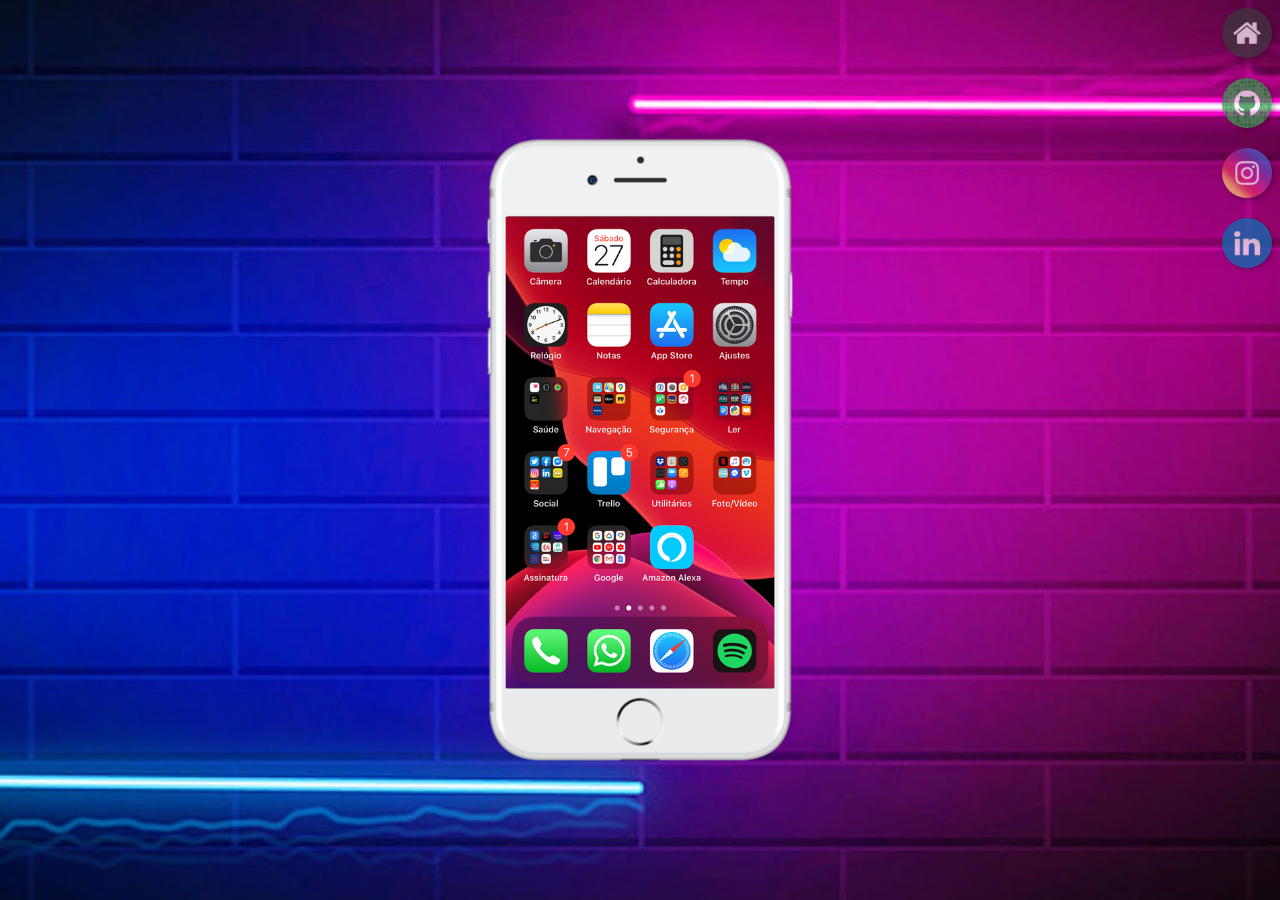
<file: index.html>
<!DOCTYPE html>
<html lang="pt-br">
<head>
    <meta charset="UTF-8">
    <meta http-equiv="X-UA-Compatible" content="IE=edge">
    <meta name="viewport" content="width=device-width, initial-scale=1.0">
    <link rel="shortcut icon" href="favicon.ico" type="image/x-icon">
    <title>Redes Sociais</title>
    <link rel="stylesheet" href="style/style.css">
</head>
<body>
    <main>
        <section id="phone">
            <iframe src="home.html" name="tela" id="tela" frameborder="0">
                Seu navegador não é compatível com esse recurso!
            </iframe>
        </section>
        <section id="redes">
            <a href="home.html" target="tela"><img src="imagens/logo-home.jpg" alt=""></a>
            <a href="github.html" target="tela"><img src="imagens/logo-github.jpg" alt=""></a>
            <a href="instagram.html" target="tela"><img src="imagens/logo-instagram.jpg" alt=""></a>
            <a href="linkedin.html" target="tela"><img src="imagens/logo-linkedin.jpg" alt=""></a>
        </section>
    </main>
</body>
</html>
</file>
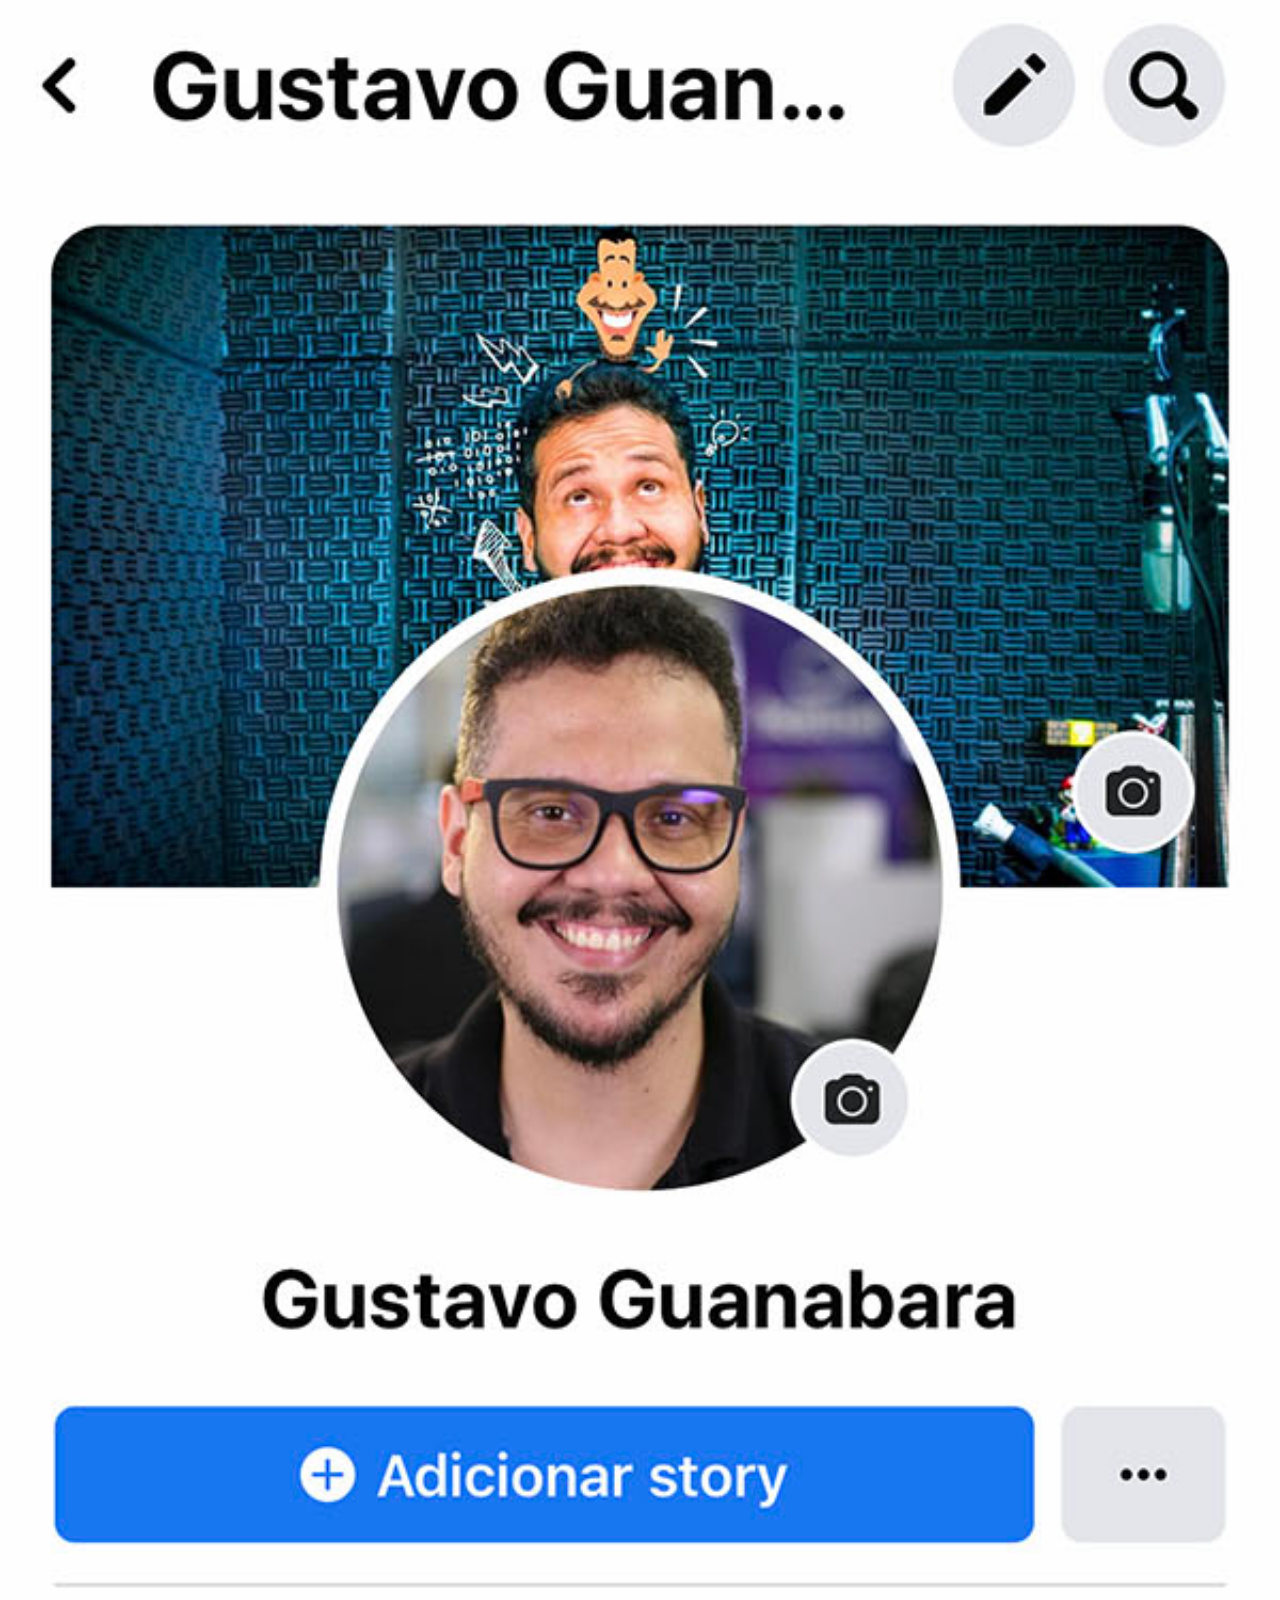
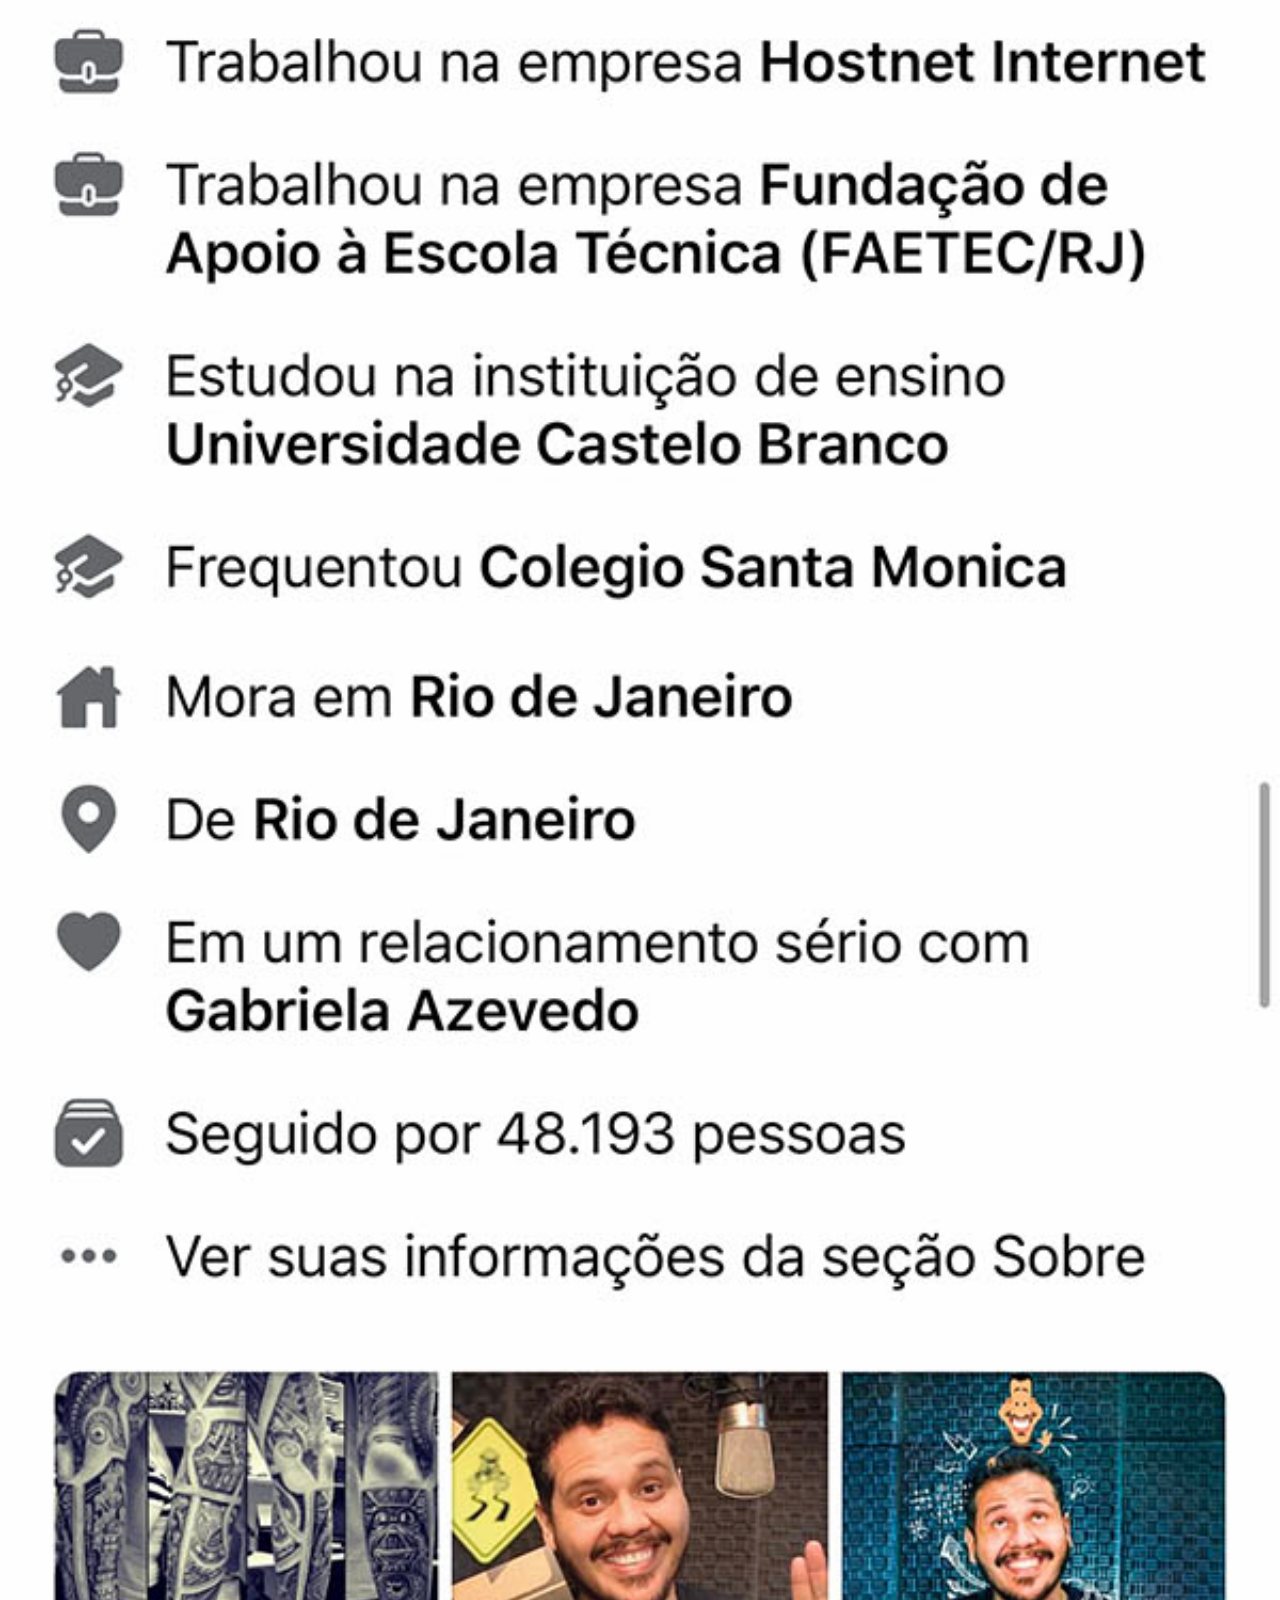
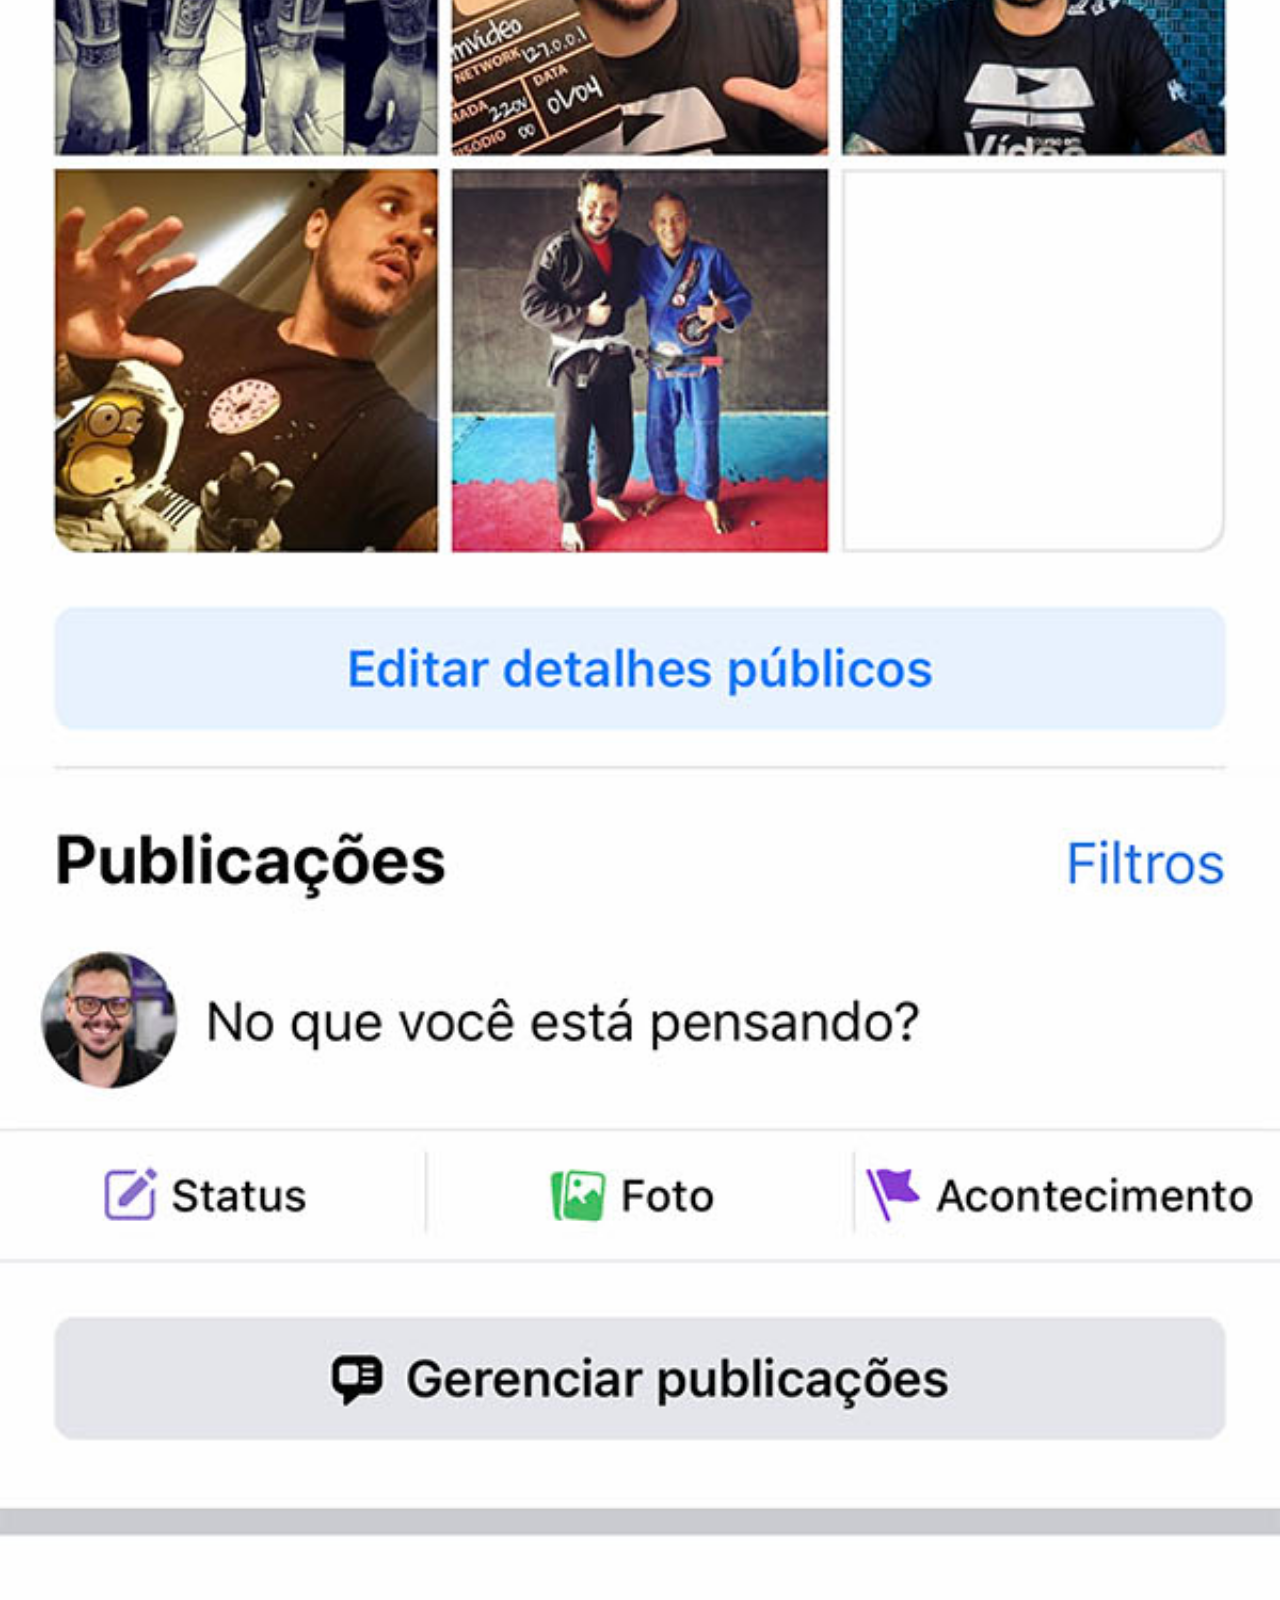
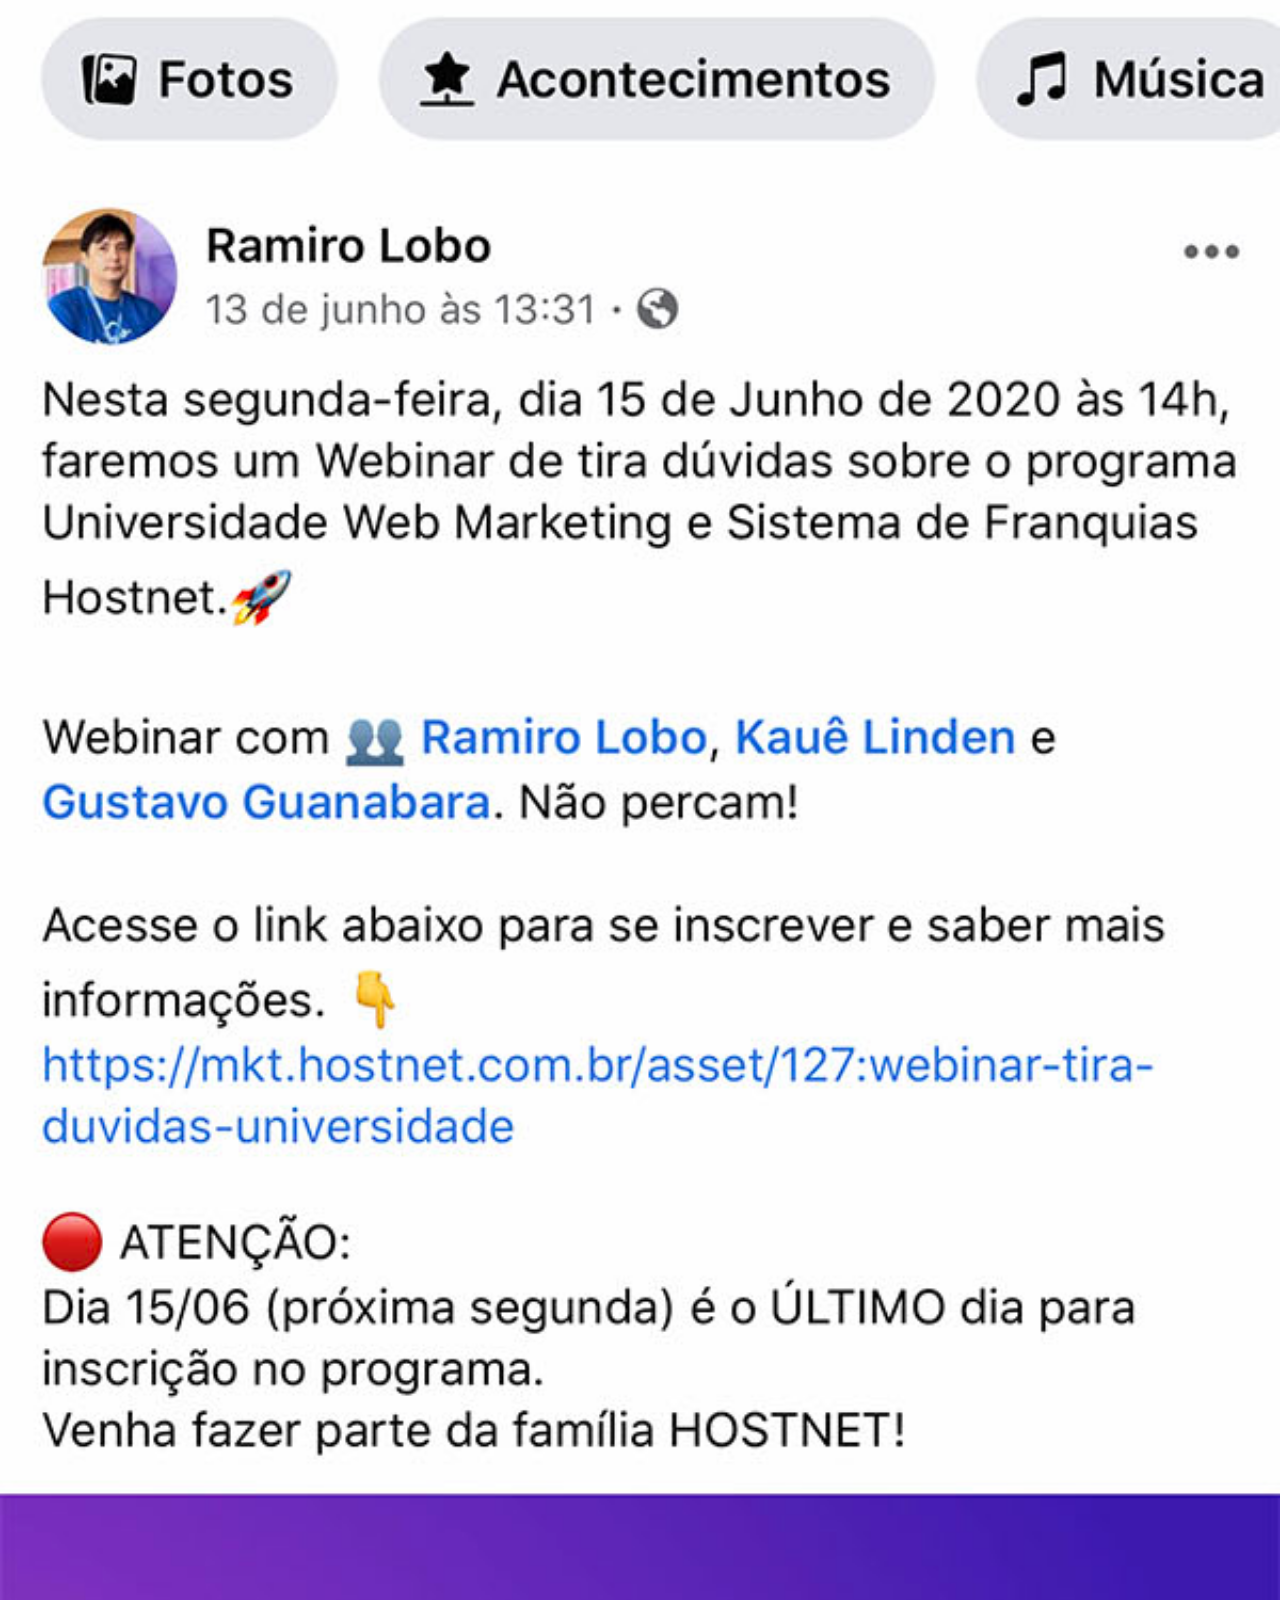
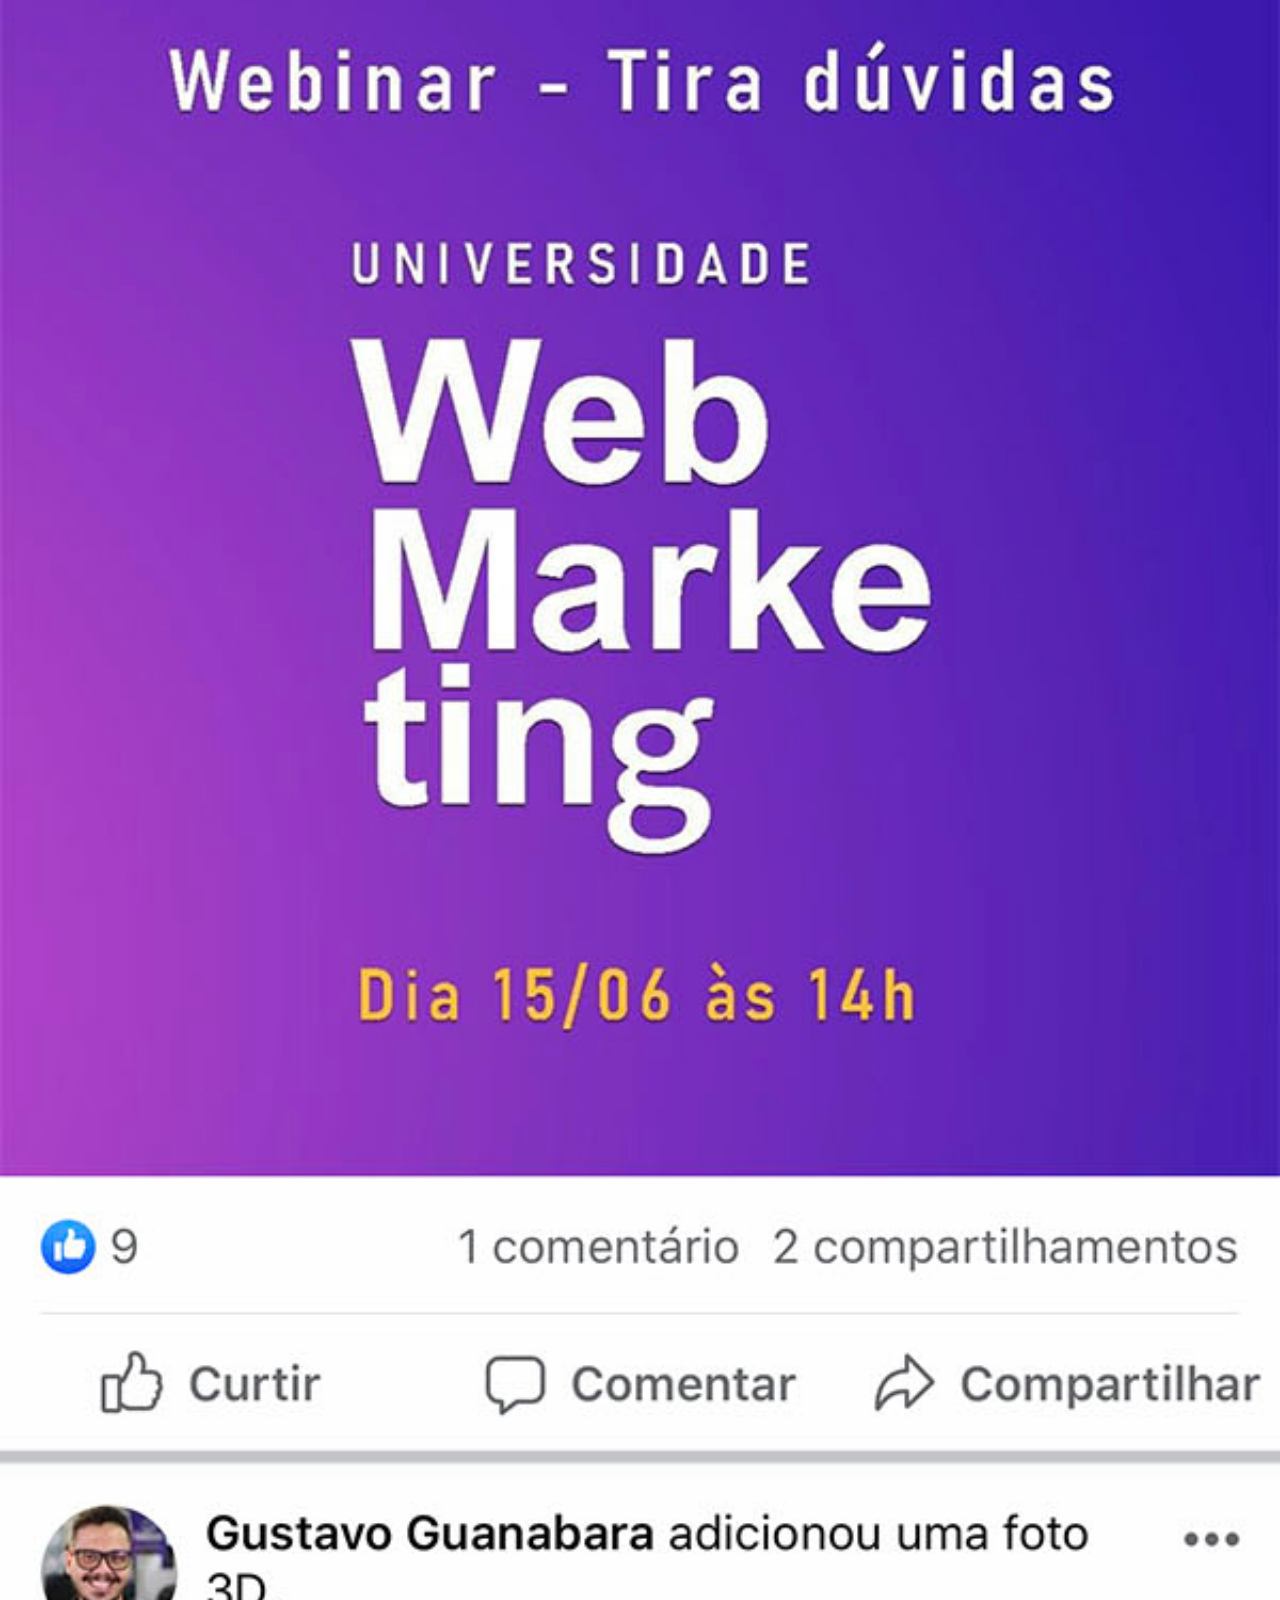
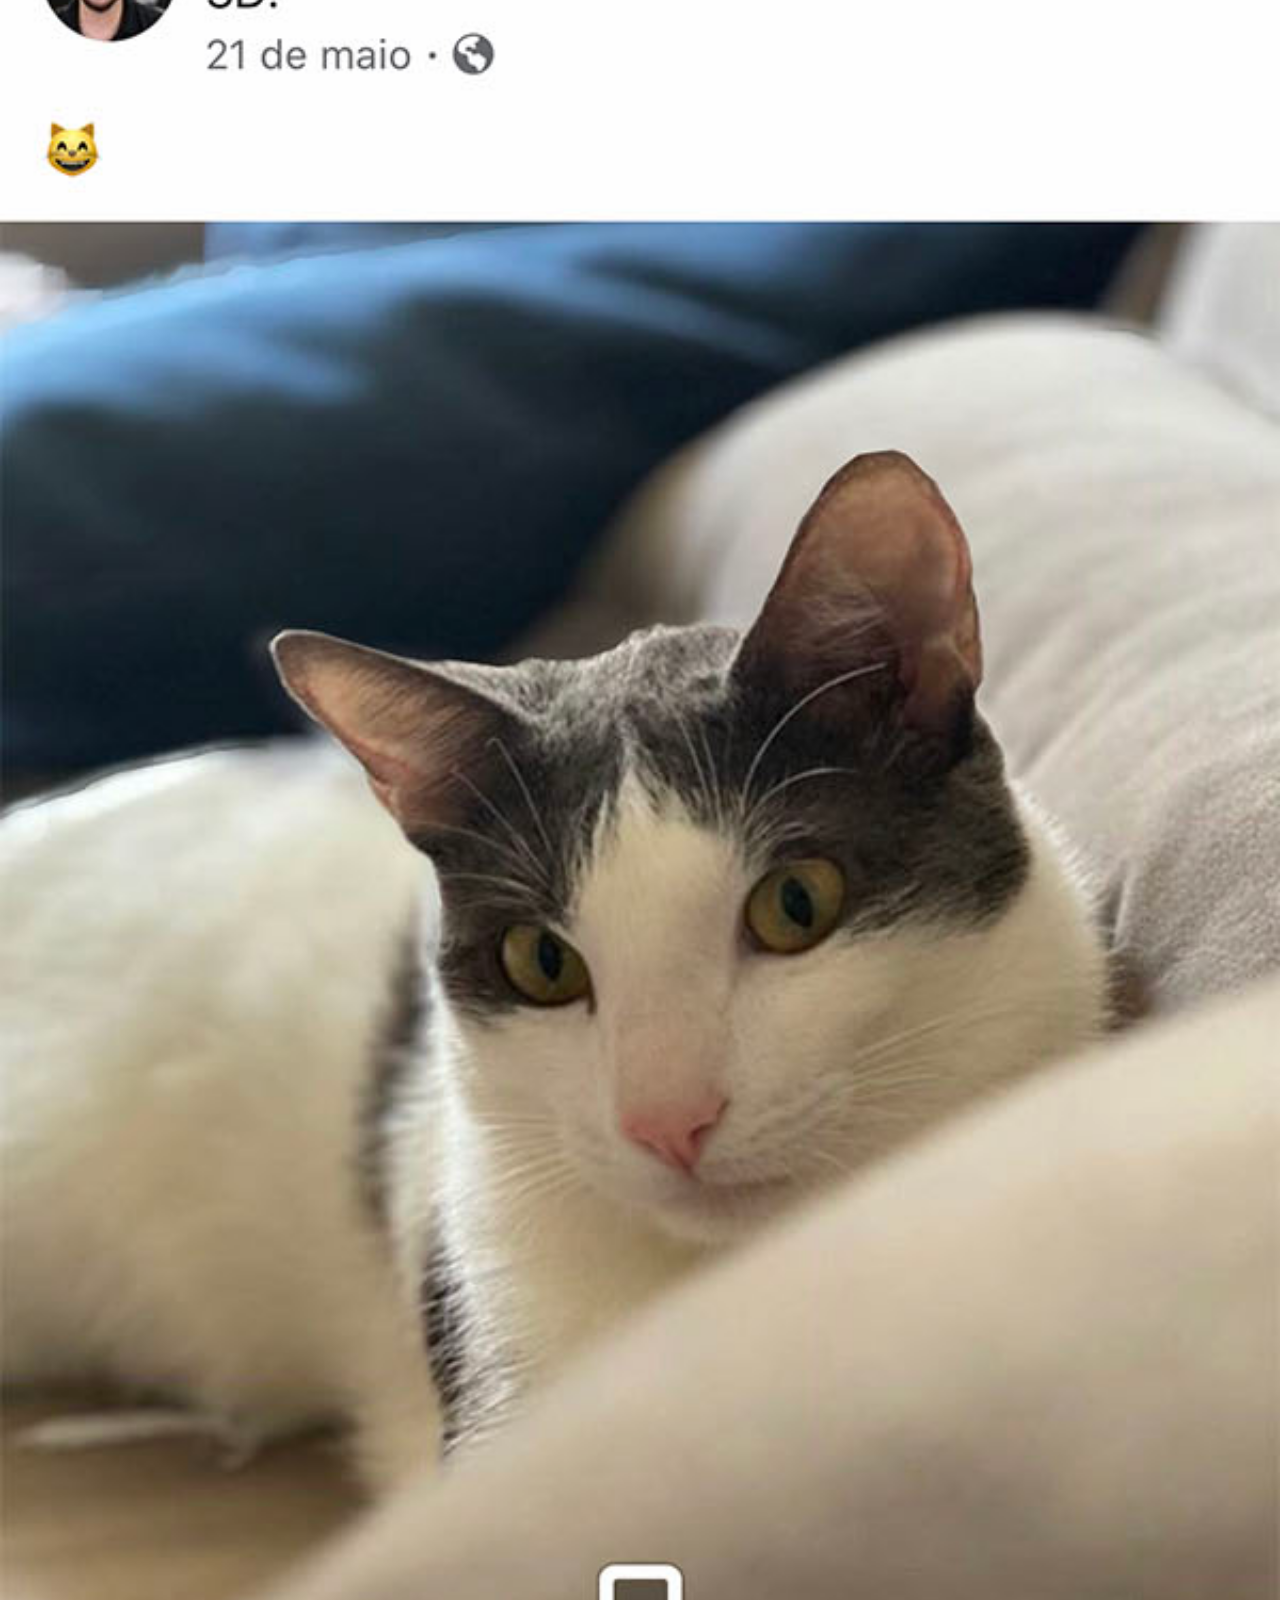
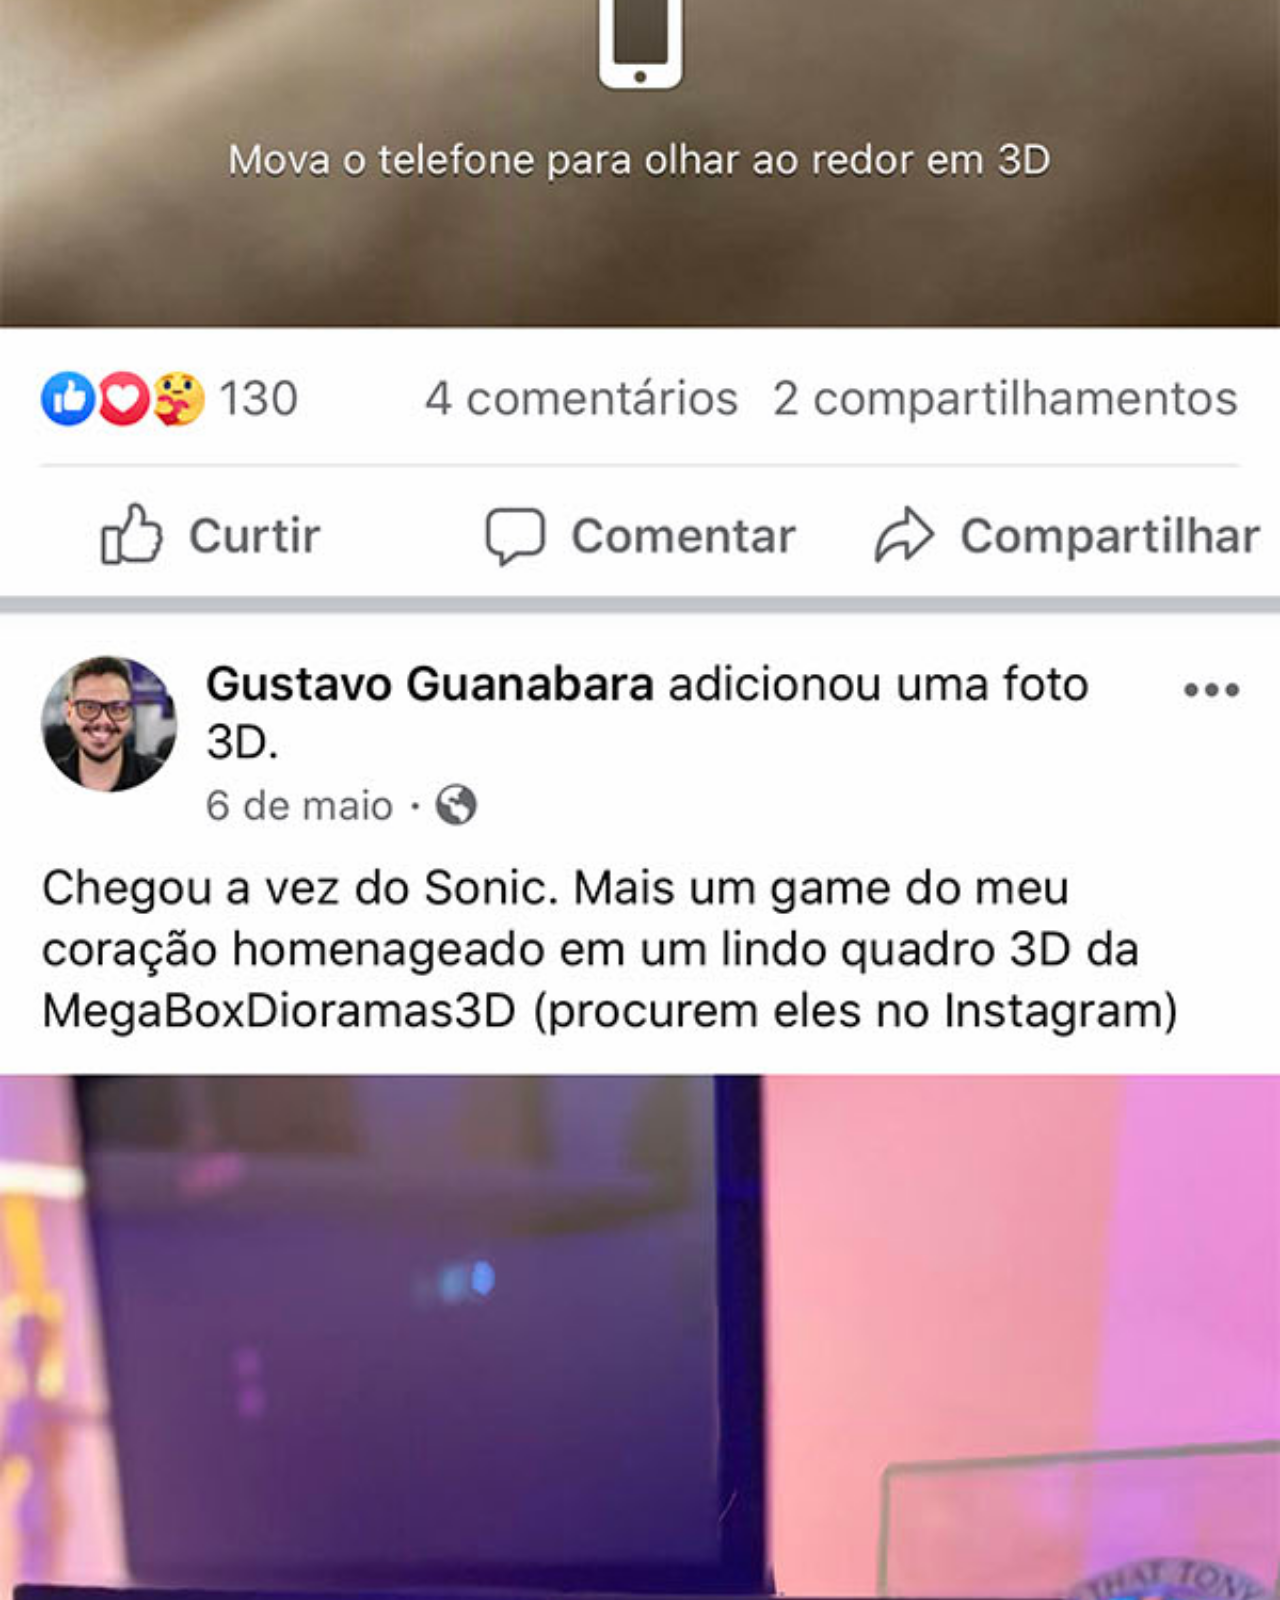
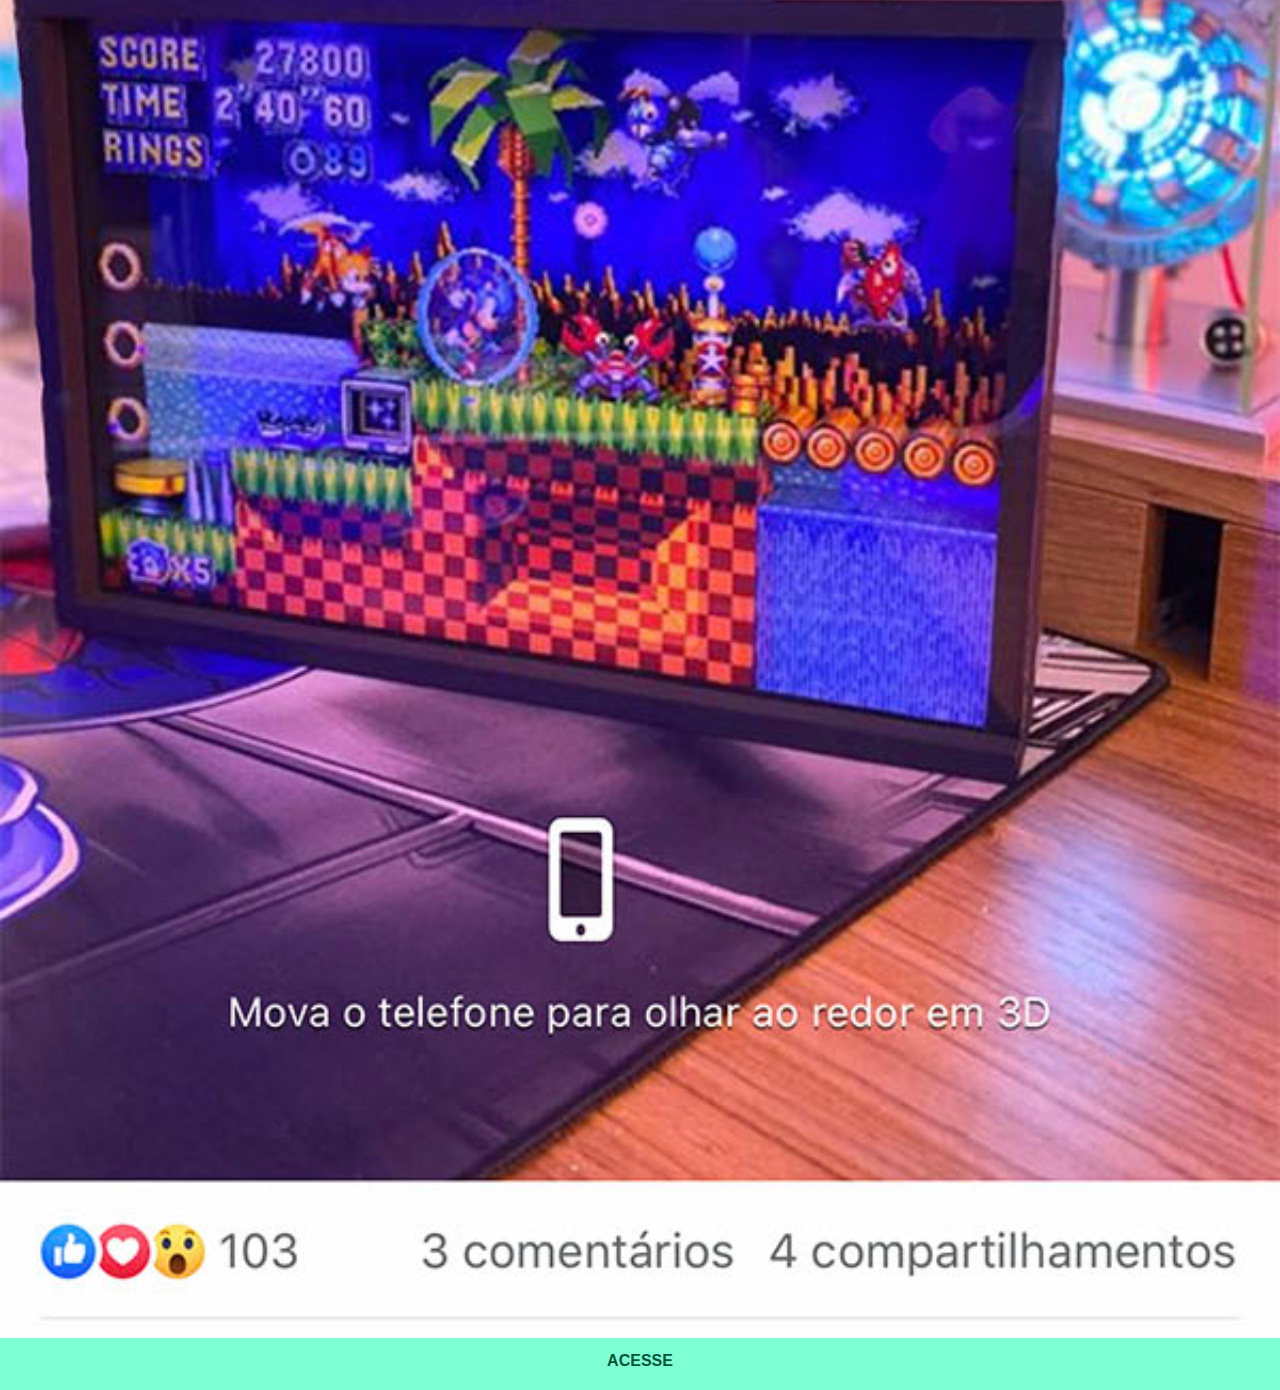
<file: facebook.html>
<!DOCTYPE html>
<html lang="pt-br">
<head>
    <meta charset="UTF-8">
    <meta http-equiv="X-UA-Compatible" content="IE=edge">
    <meta name="viewport" content="width=device-width, initial-scale=1.0">
    <title>Facebook</title>
    <link rel="stylesheet" href="style/paginas-style.css">
</head>
<body>
    <img src="imagens/tela-facebook.jpg" alt="FACEBOOK">
    <a href="https://www.facebook.com/sabrina.lunara" target="_blank">ACESSE</a>
</body>
</html>
</file>
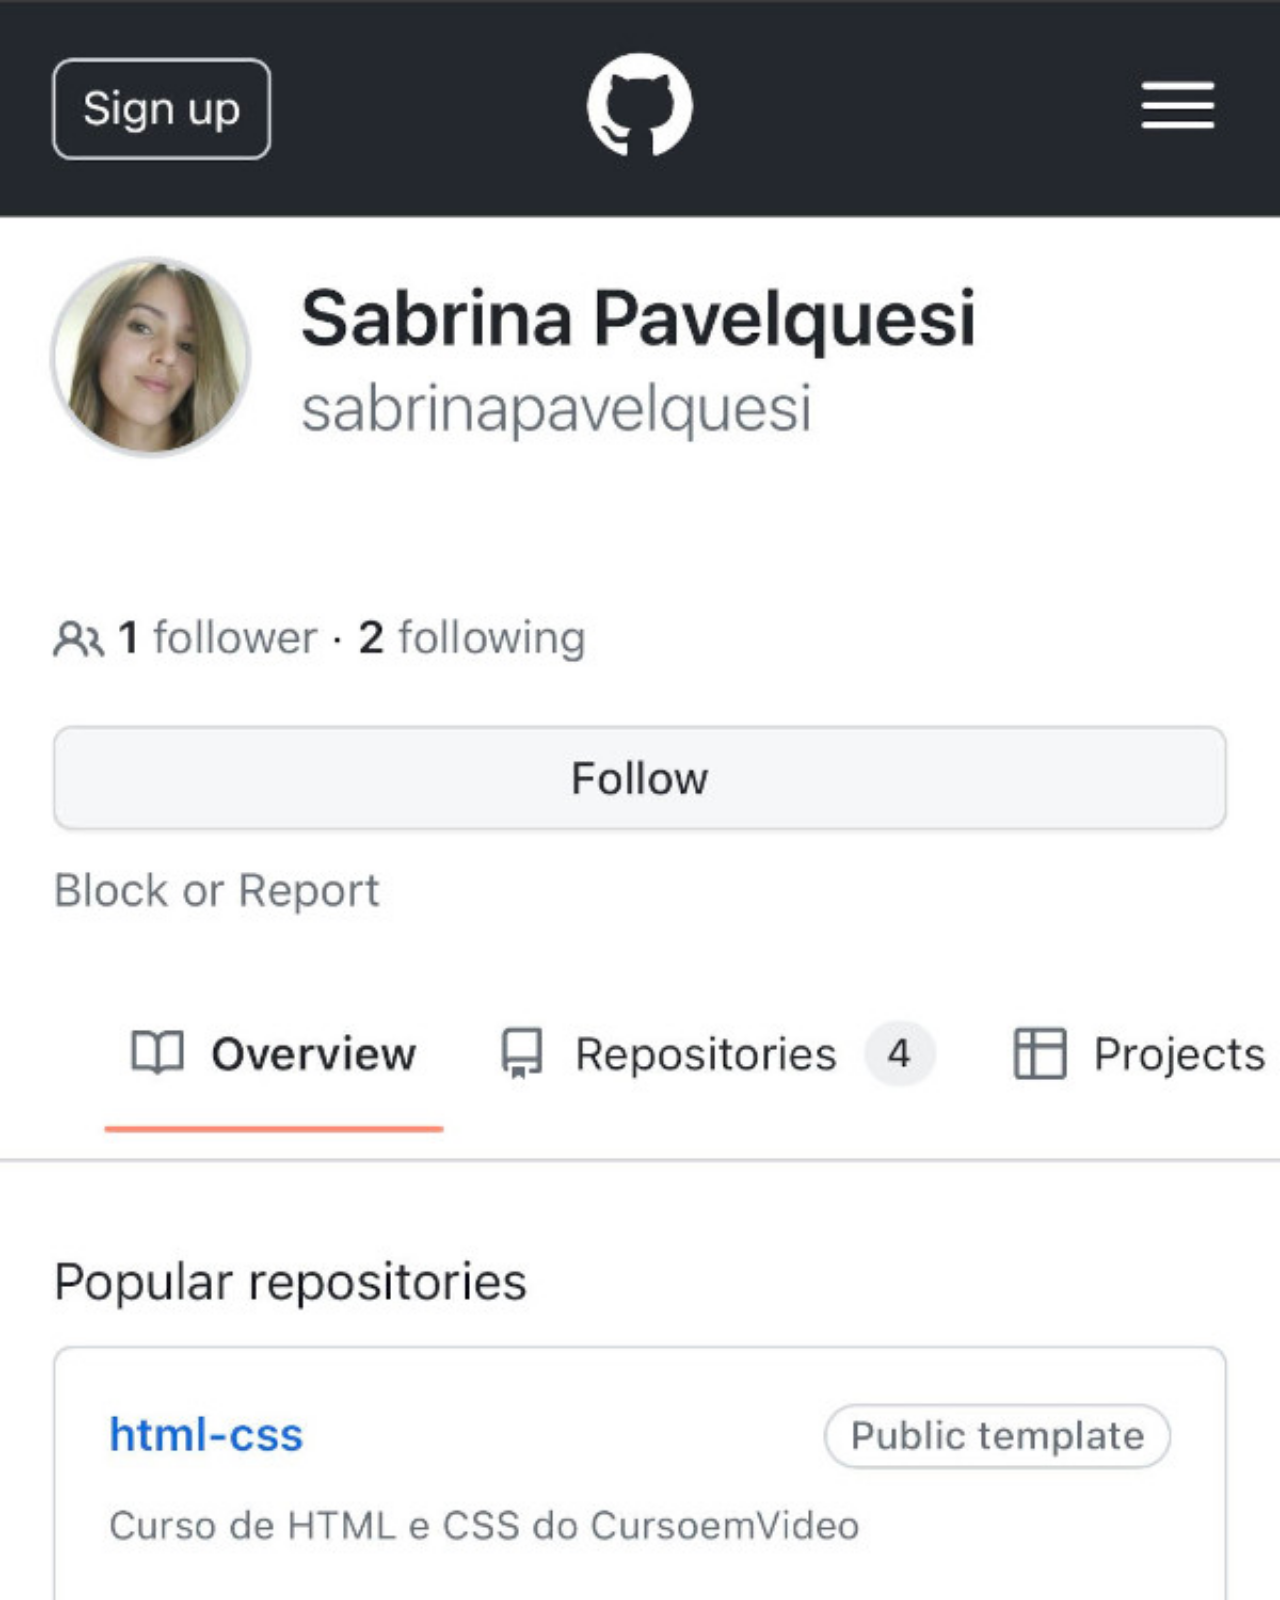
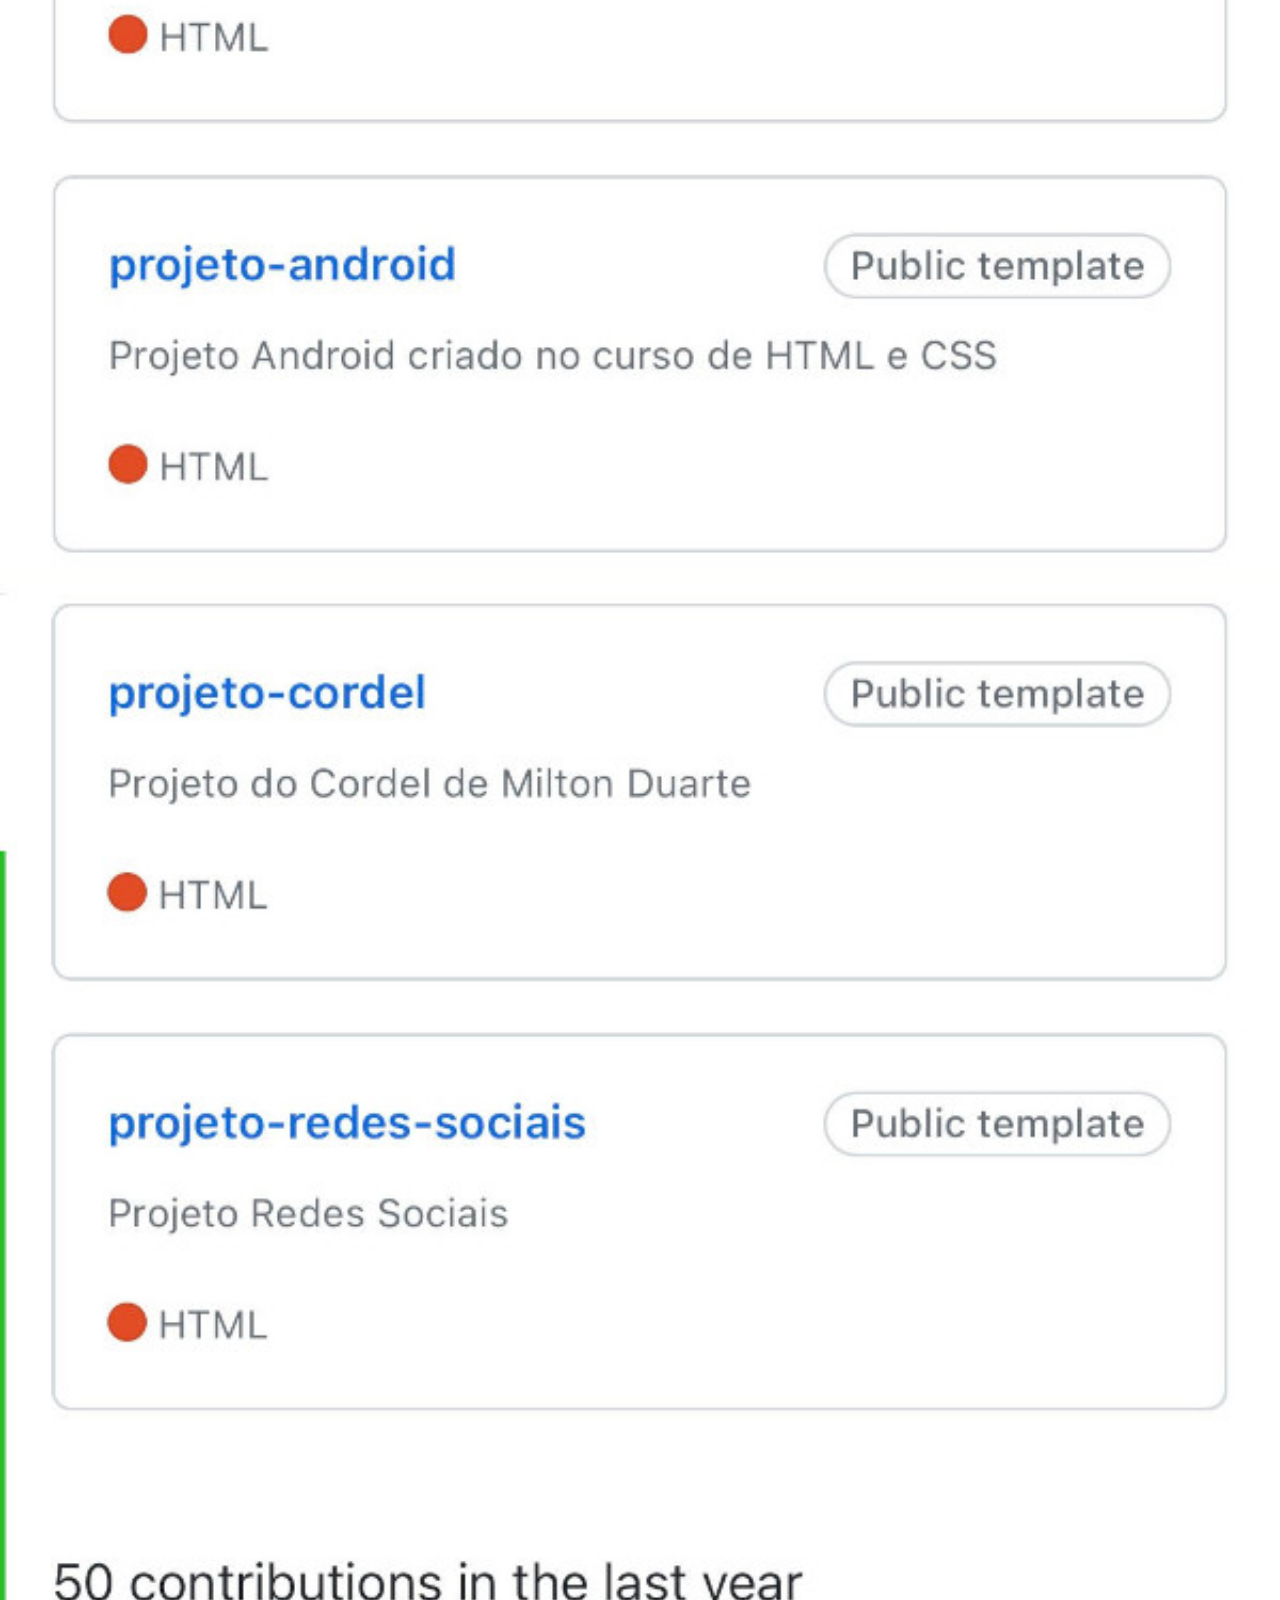
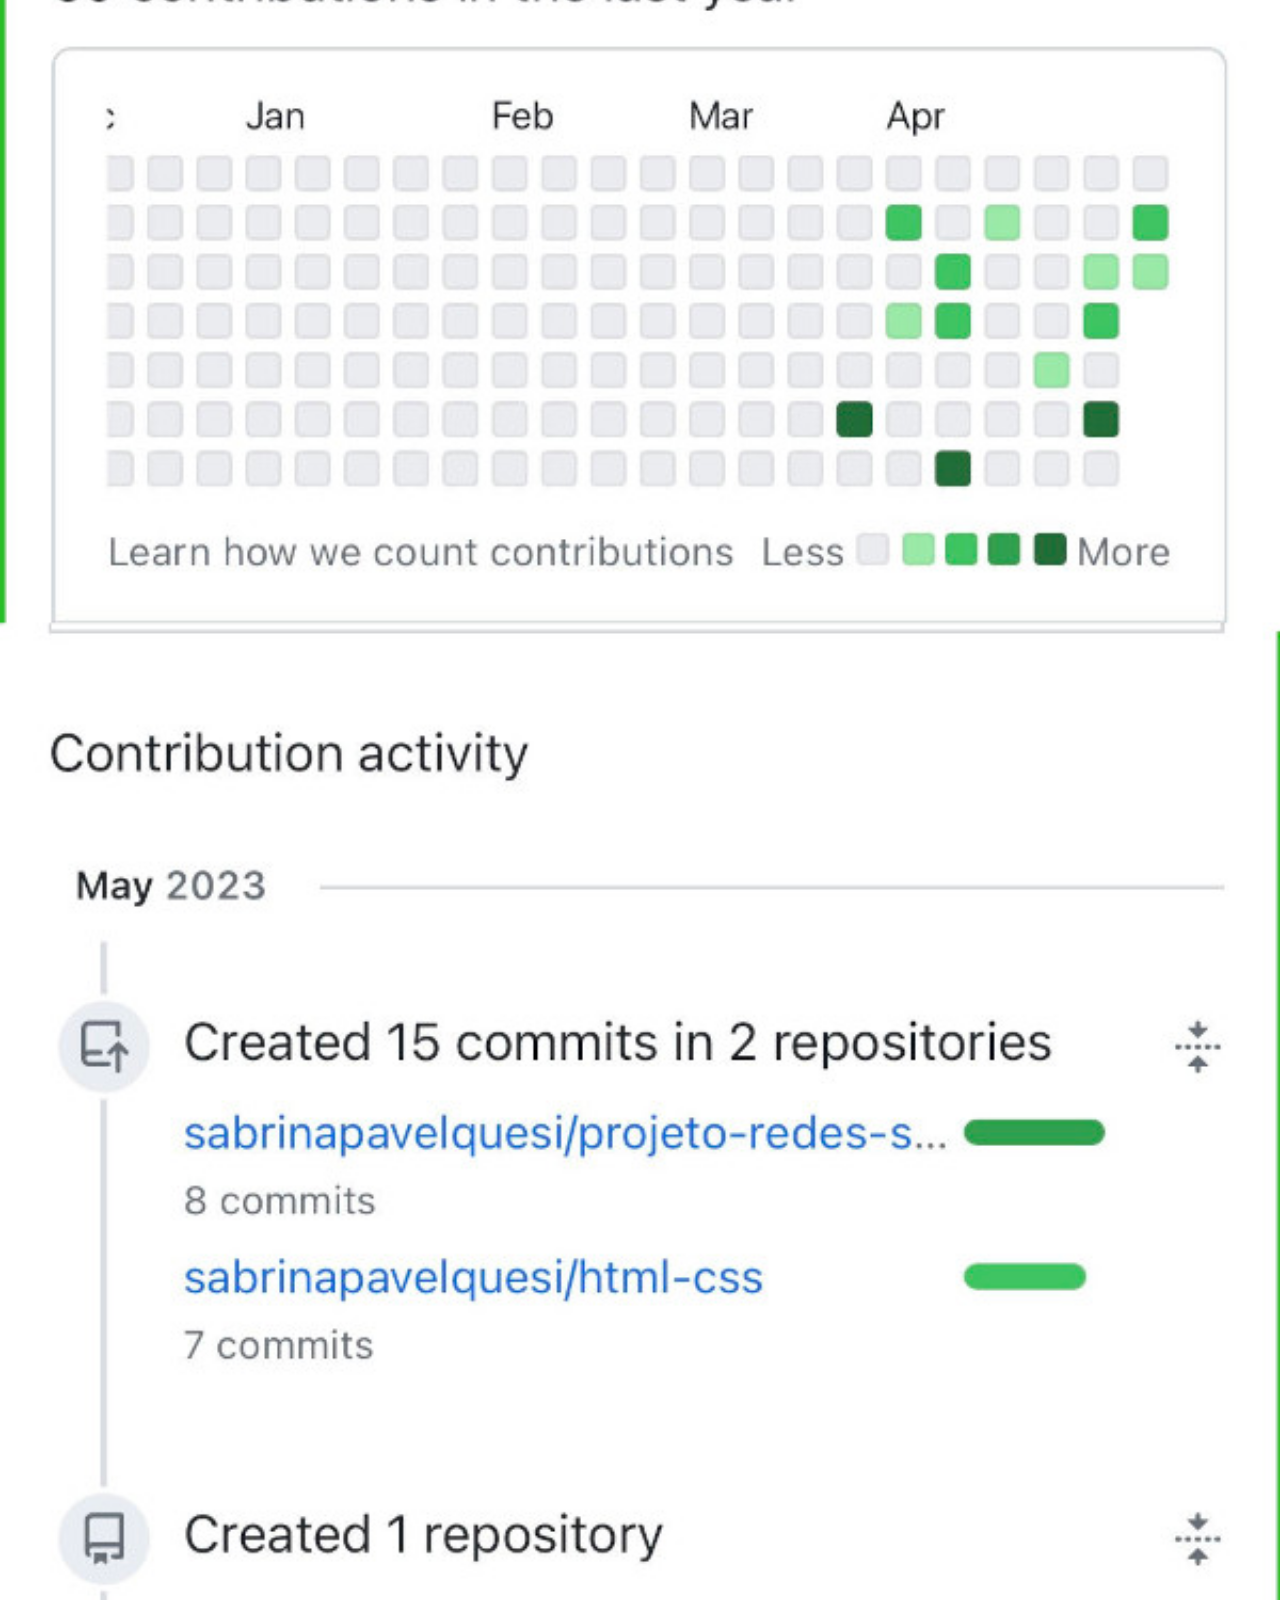
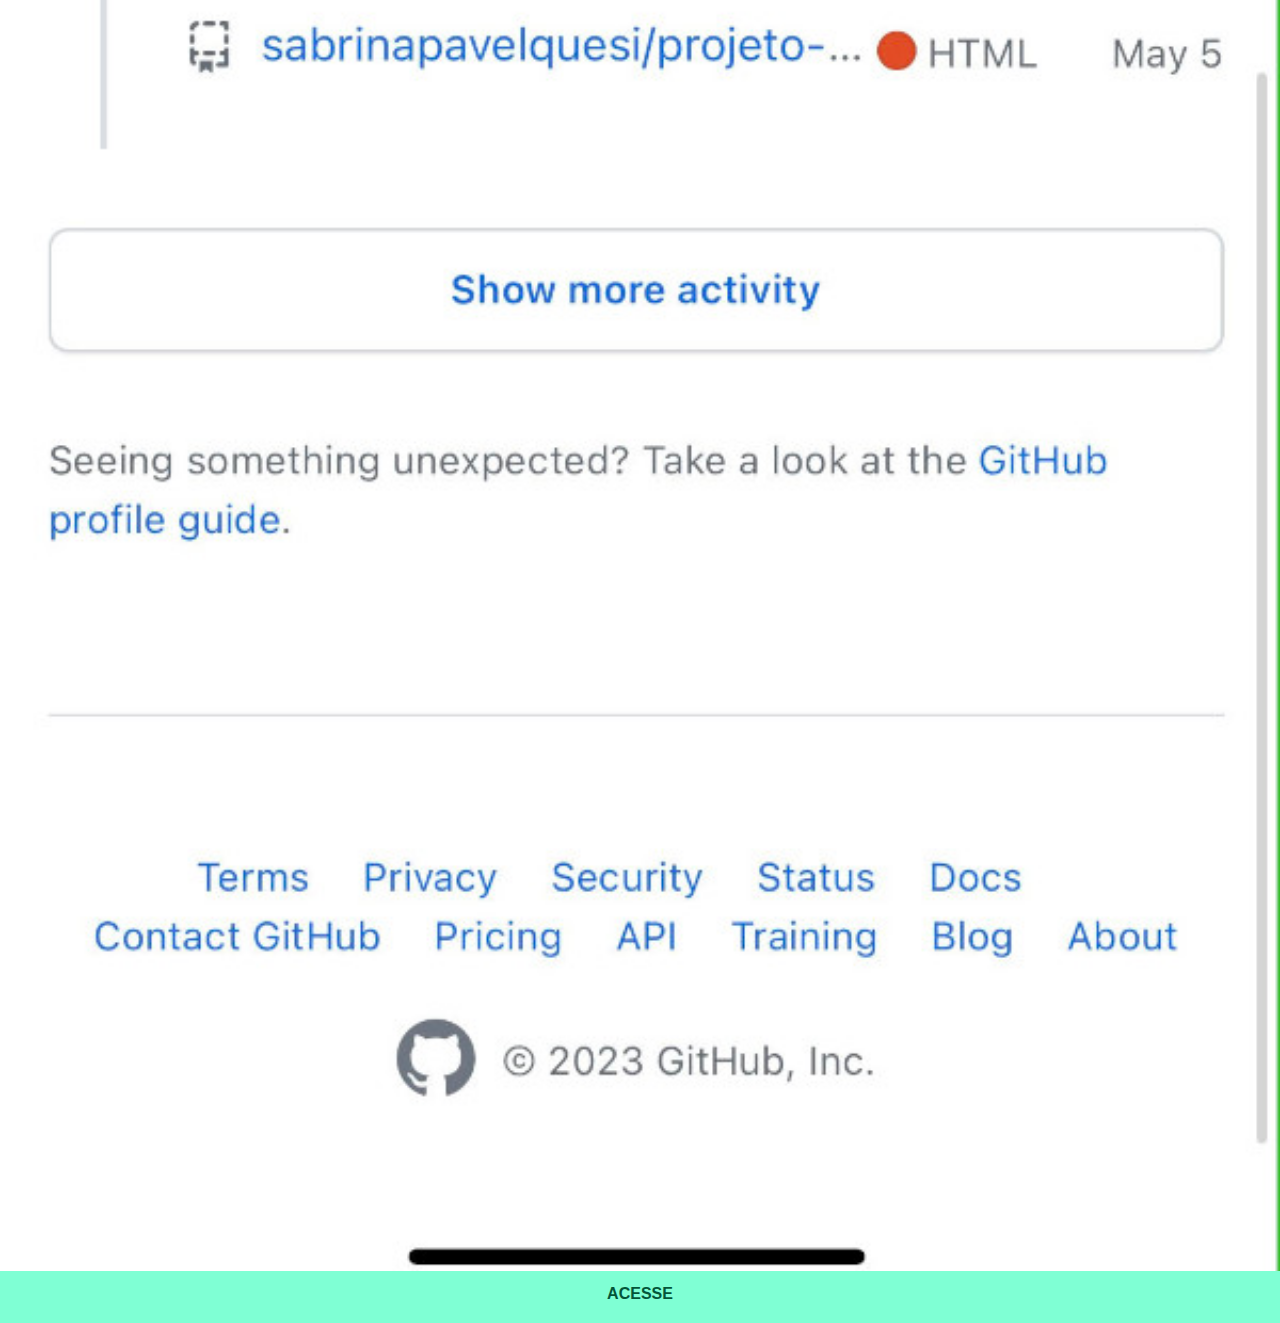
<file: github.html>
<!DOCTYPE html>
<html lang="pt-br">
<head>
    <meta charset="UTF-8">
    <meta http-equiv="X-UA-Compatible" content="IE=edge">
    <meta name="viewport" content="width=device-width, initial-scale=1.0">
    <title>github</title>
    <link rel="stylesheet" href="style/paginas-style.css">
</head>
<body>
    <img src="minhas-imagens/tela-github.jpg" alt="GITHUB">
    <a href="https://github.com/sabrinapavelquesi" target="_blank">ACESSE</a>
</body>
</html>
</file>
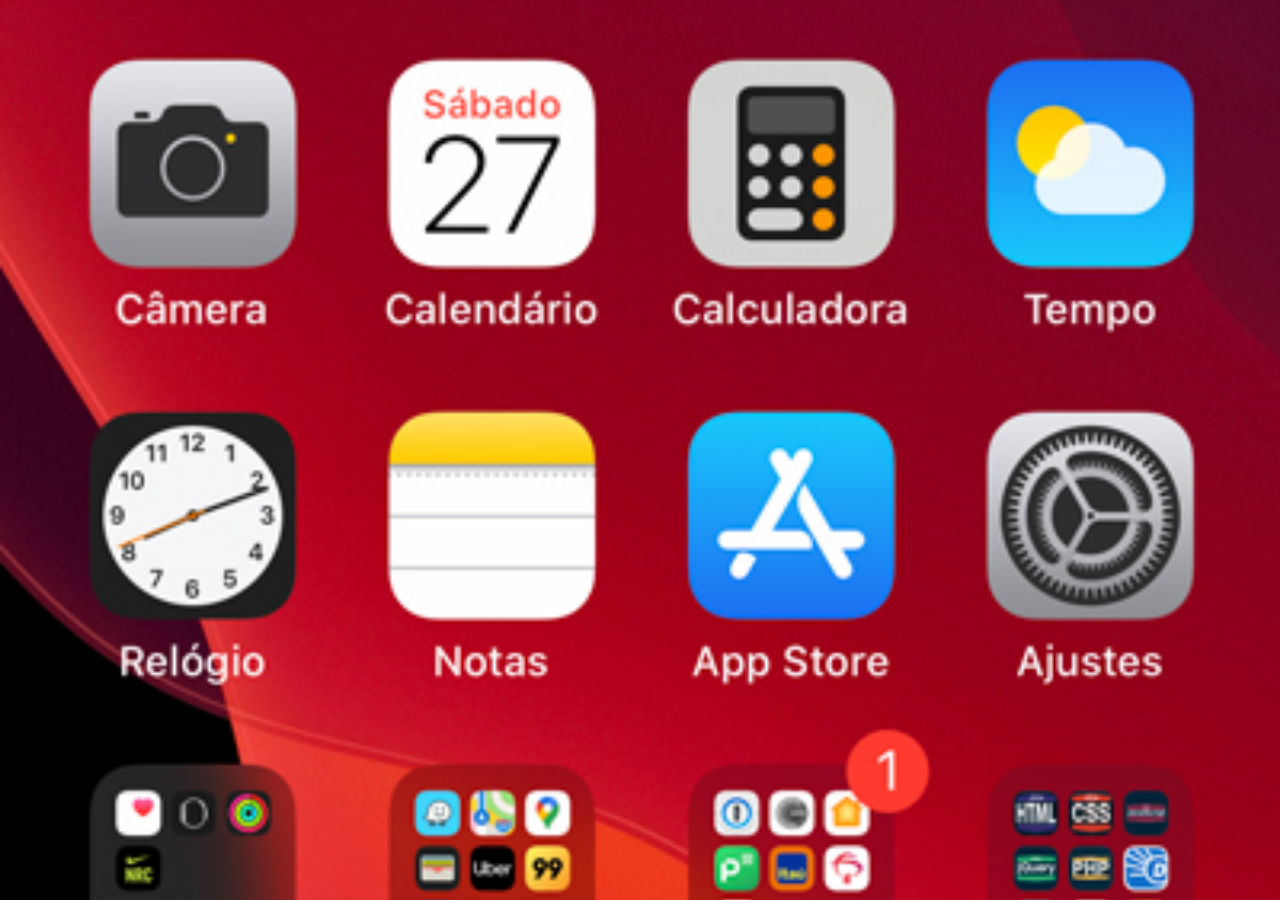
<file: home.html>
<!DOCTYPE html>
<html lang="pt-br">
<head>
    <meta charset="UTF-8">
    <meta http-equiv="X-UA-Compatible" content="IE=edge">
    <meta name="viewport" content="width=device-width, initial-scale=1.0">
    <title>Home</title>
    <style>
        * {
            margin: 0px;
            padding: 0px;
        }

        body {
           width: 100vw; 
           height: 100vh;
           background: url(imagens/tela-home.jpg) no-repeat top center;
           background-size: cover;
        }
    </style>
</head>
<body>
    
</body>
</html>
</file>
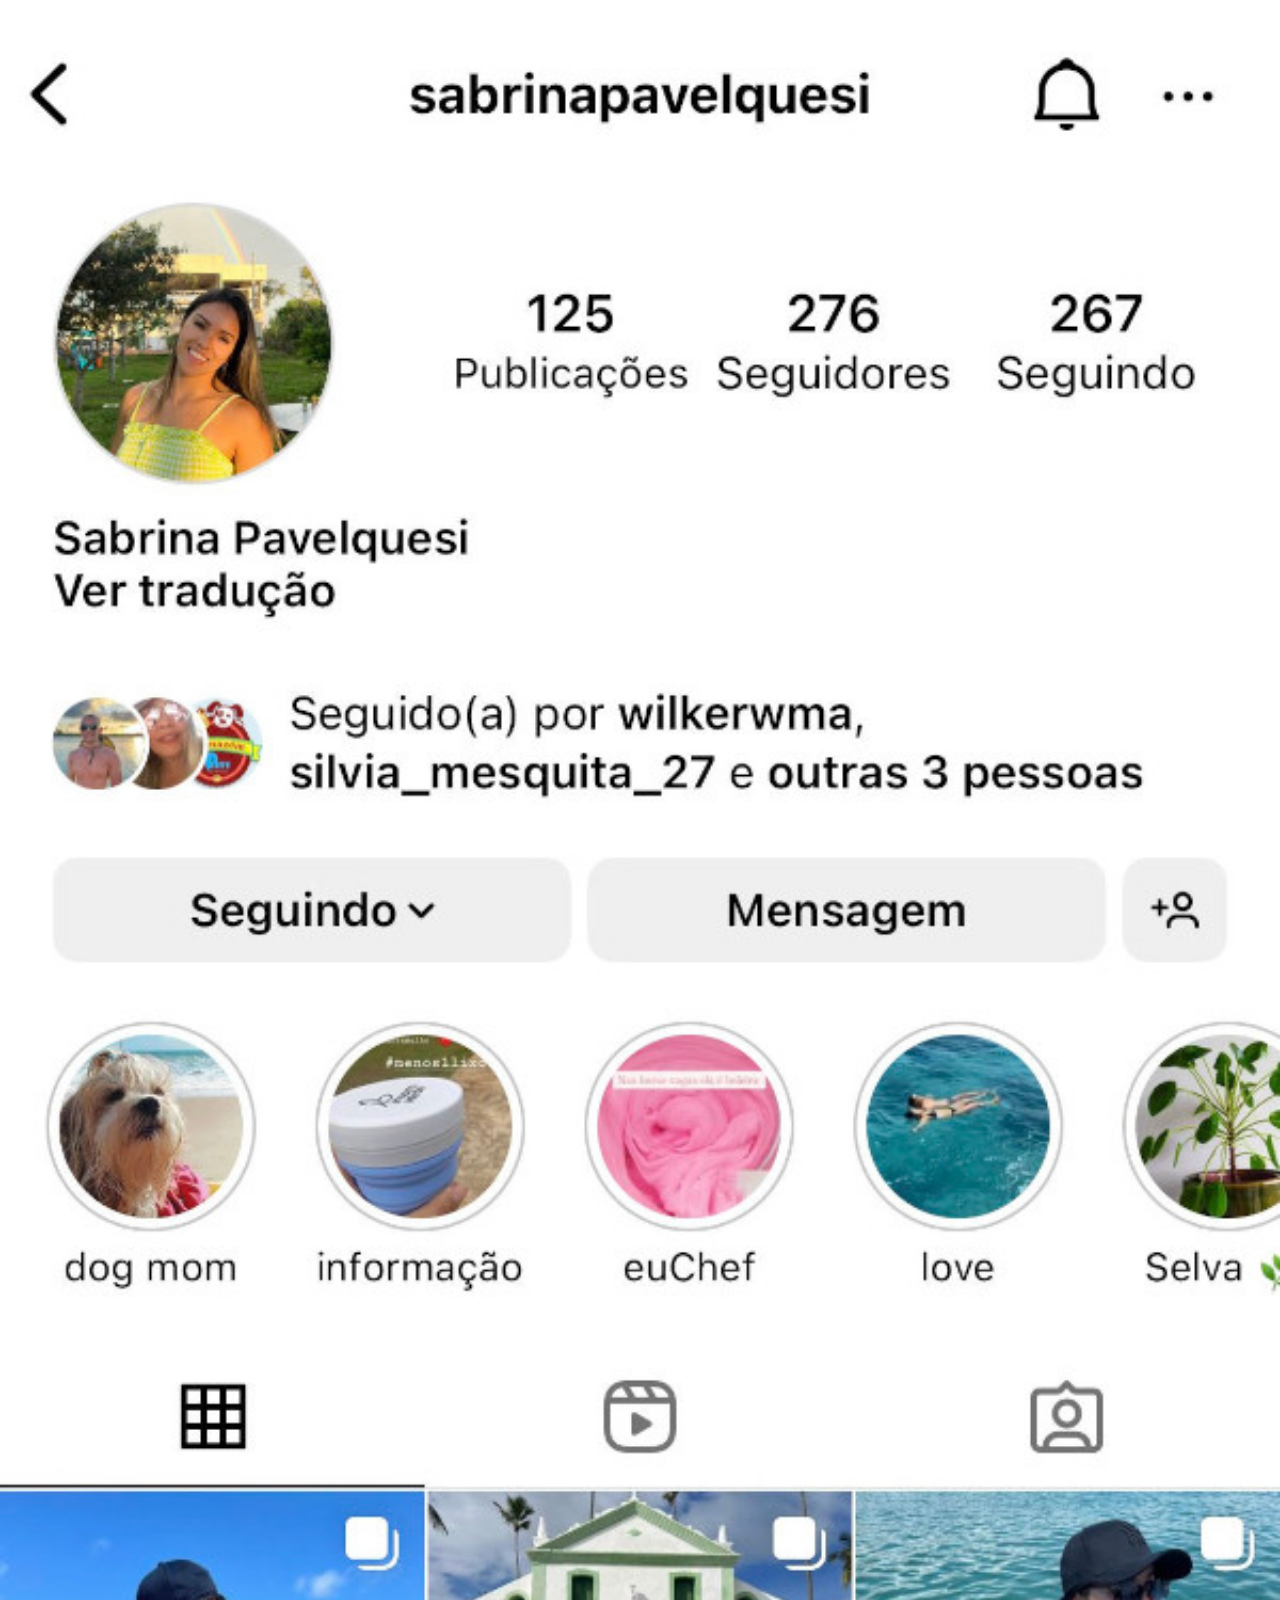
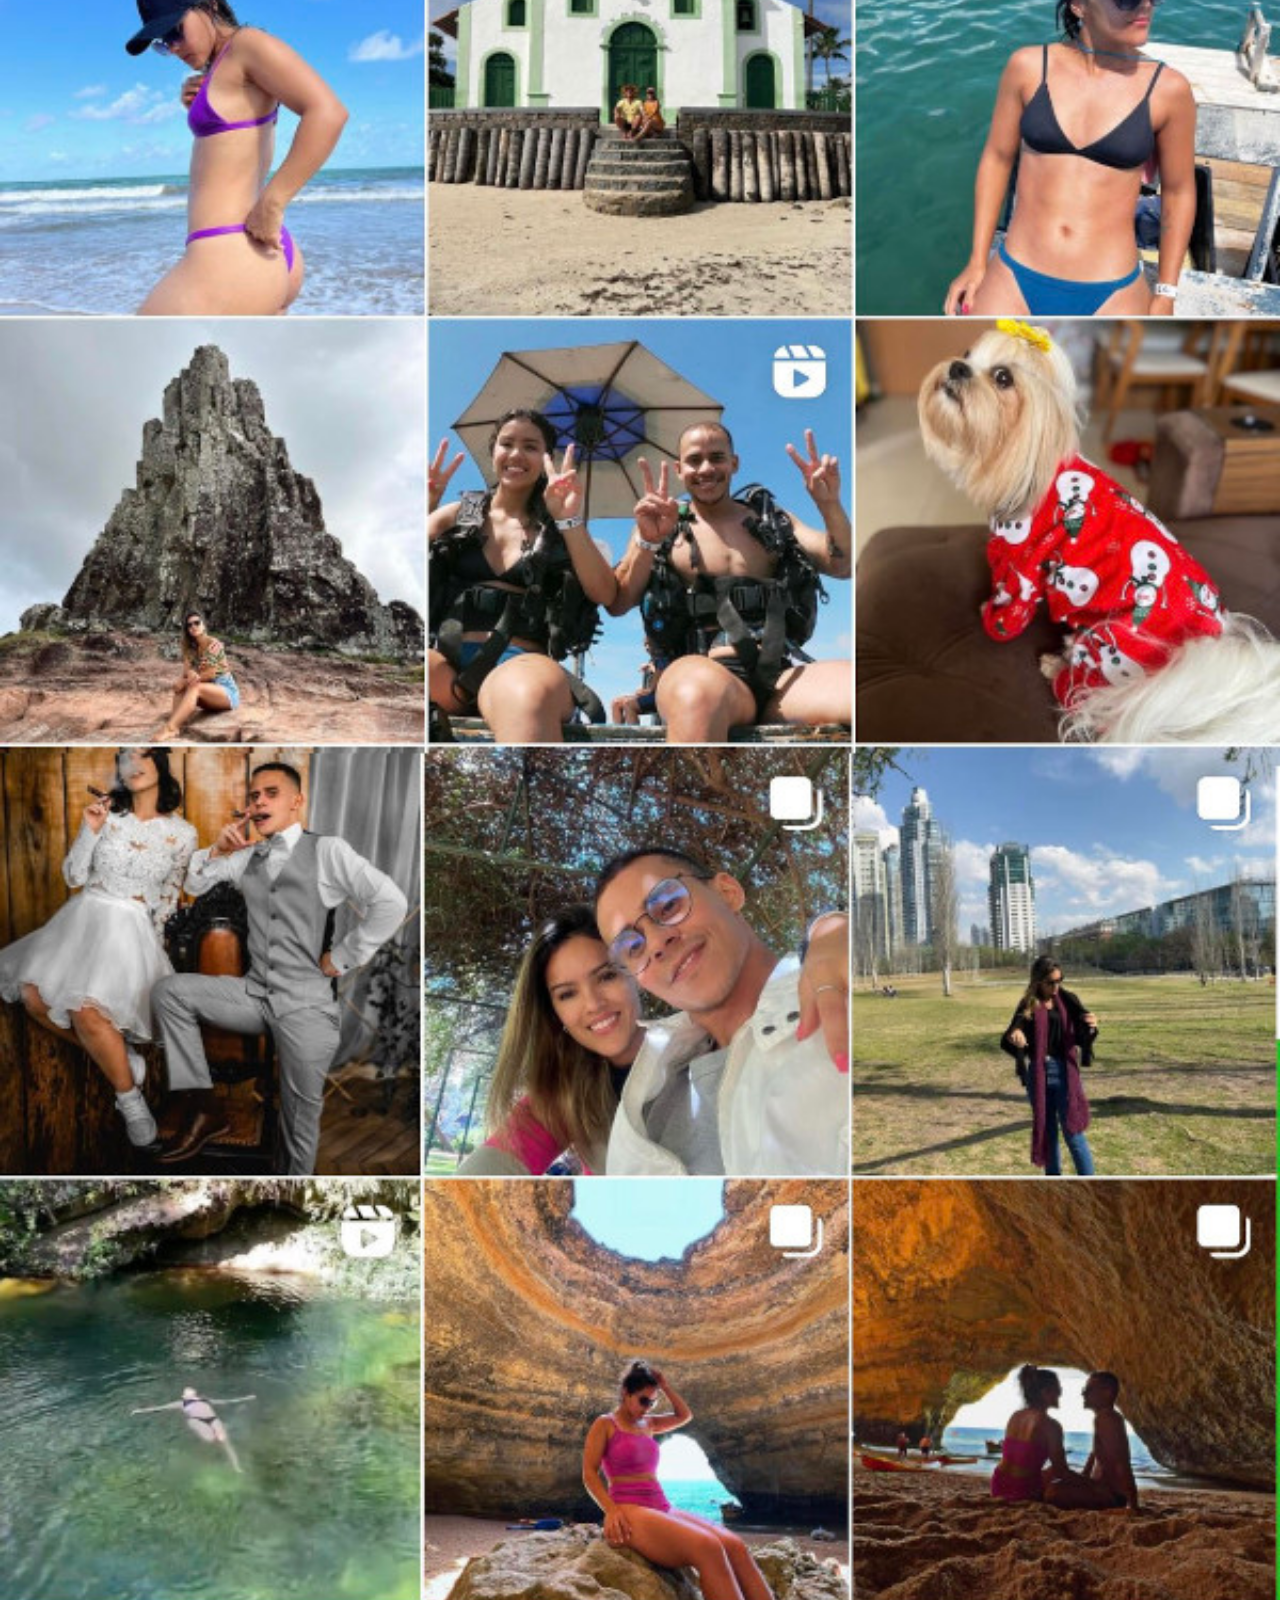
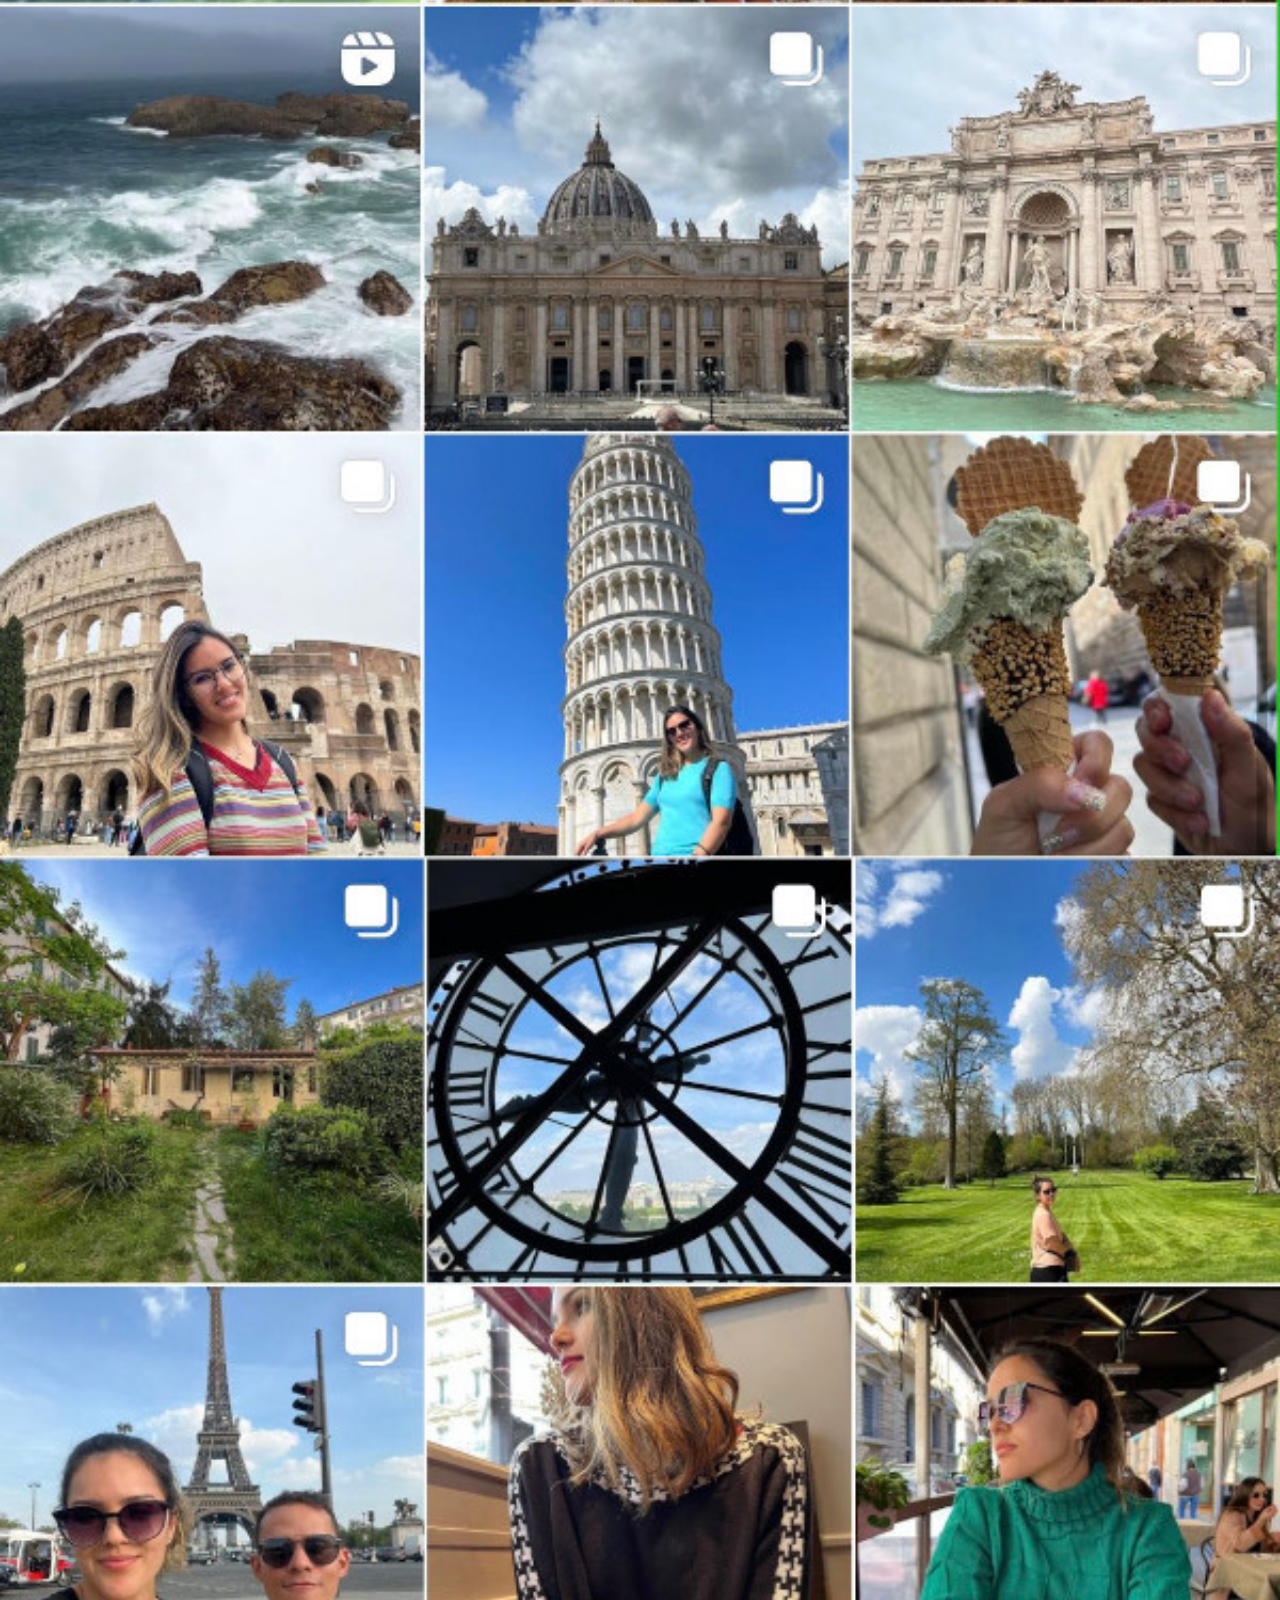
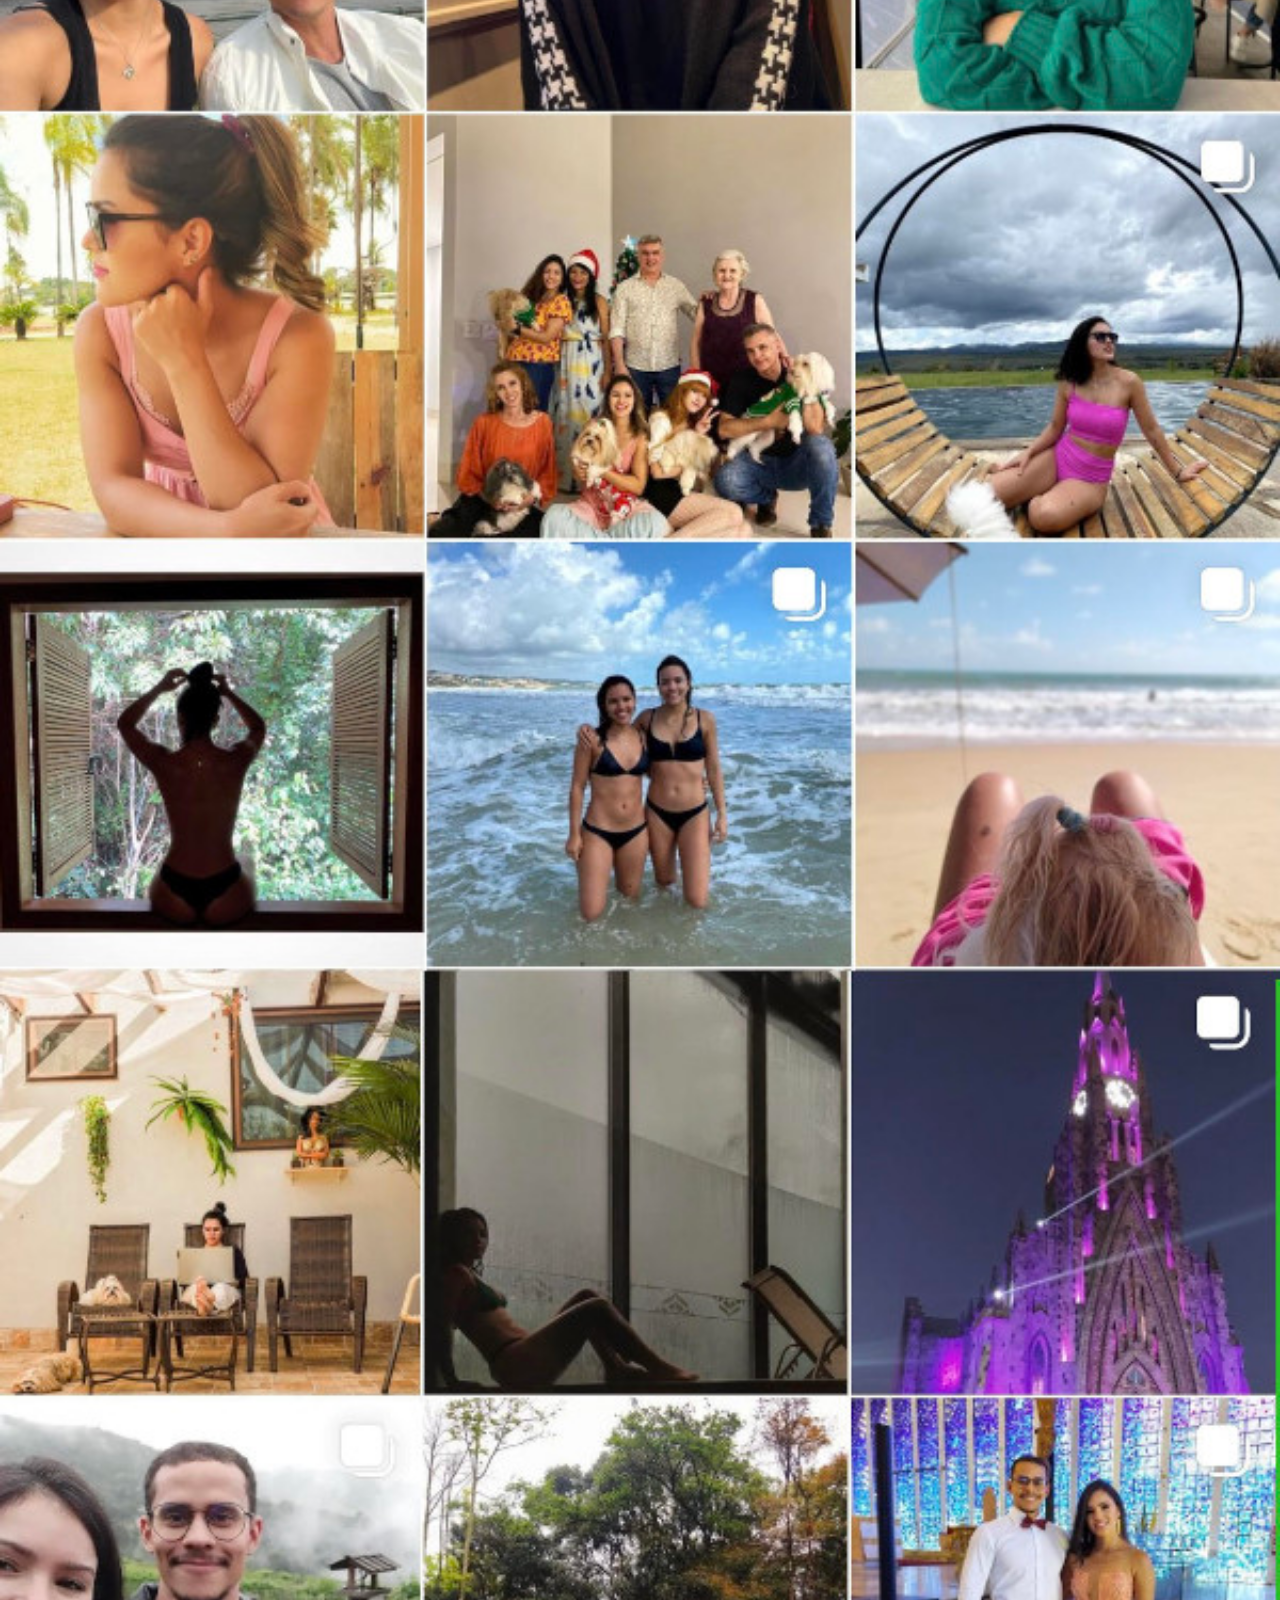
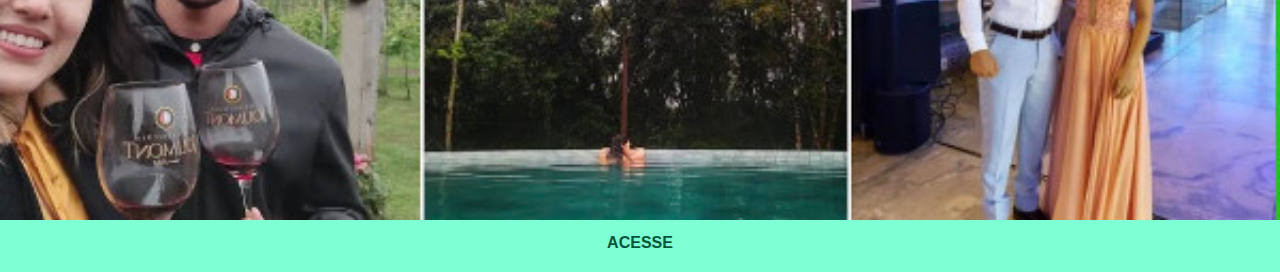
<file: instagram.html>
<!DOCTYPE html>
<html lang="pt-br">
<head>
    <meta charset="UTF-8">
    <meta http-equiv="X-UA-Compatible" content="IE=edge">
    <meta name="viewport" content="width=device-width, initial-scale=1.0">
    <title>Instagram</title>
    <link rel="stylesheet" href="style/paginas-style.css">
</head>
<body>
    <img src="minhas-imagens/tela-instagram.jpg" alt="INSTAGRAM">
    <a href="https://www.instagram.com/sabrinapavelquesi/" target="_blank">ACESSE</a>
</body>
</html>
</file>
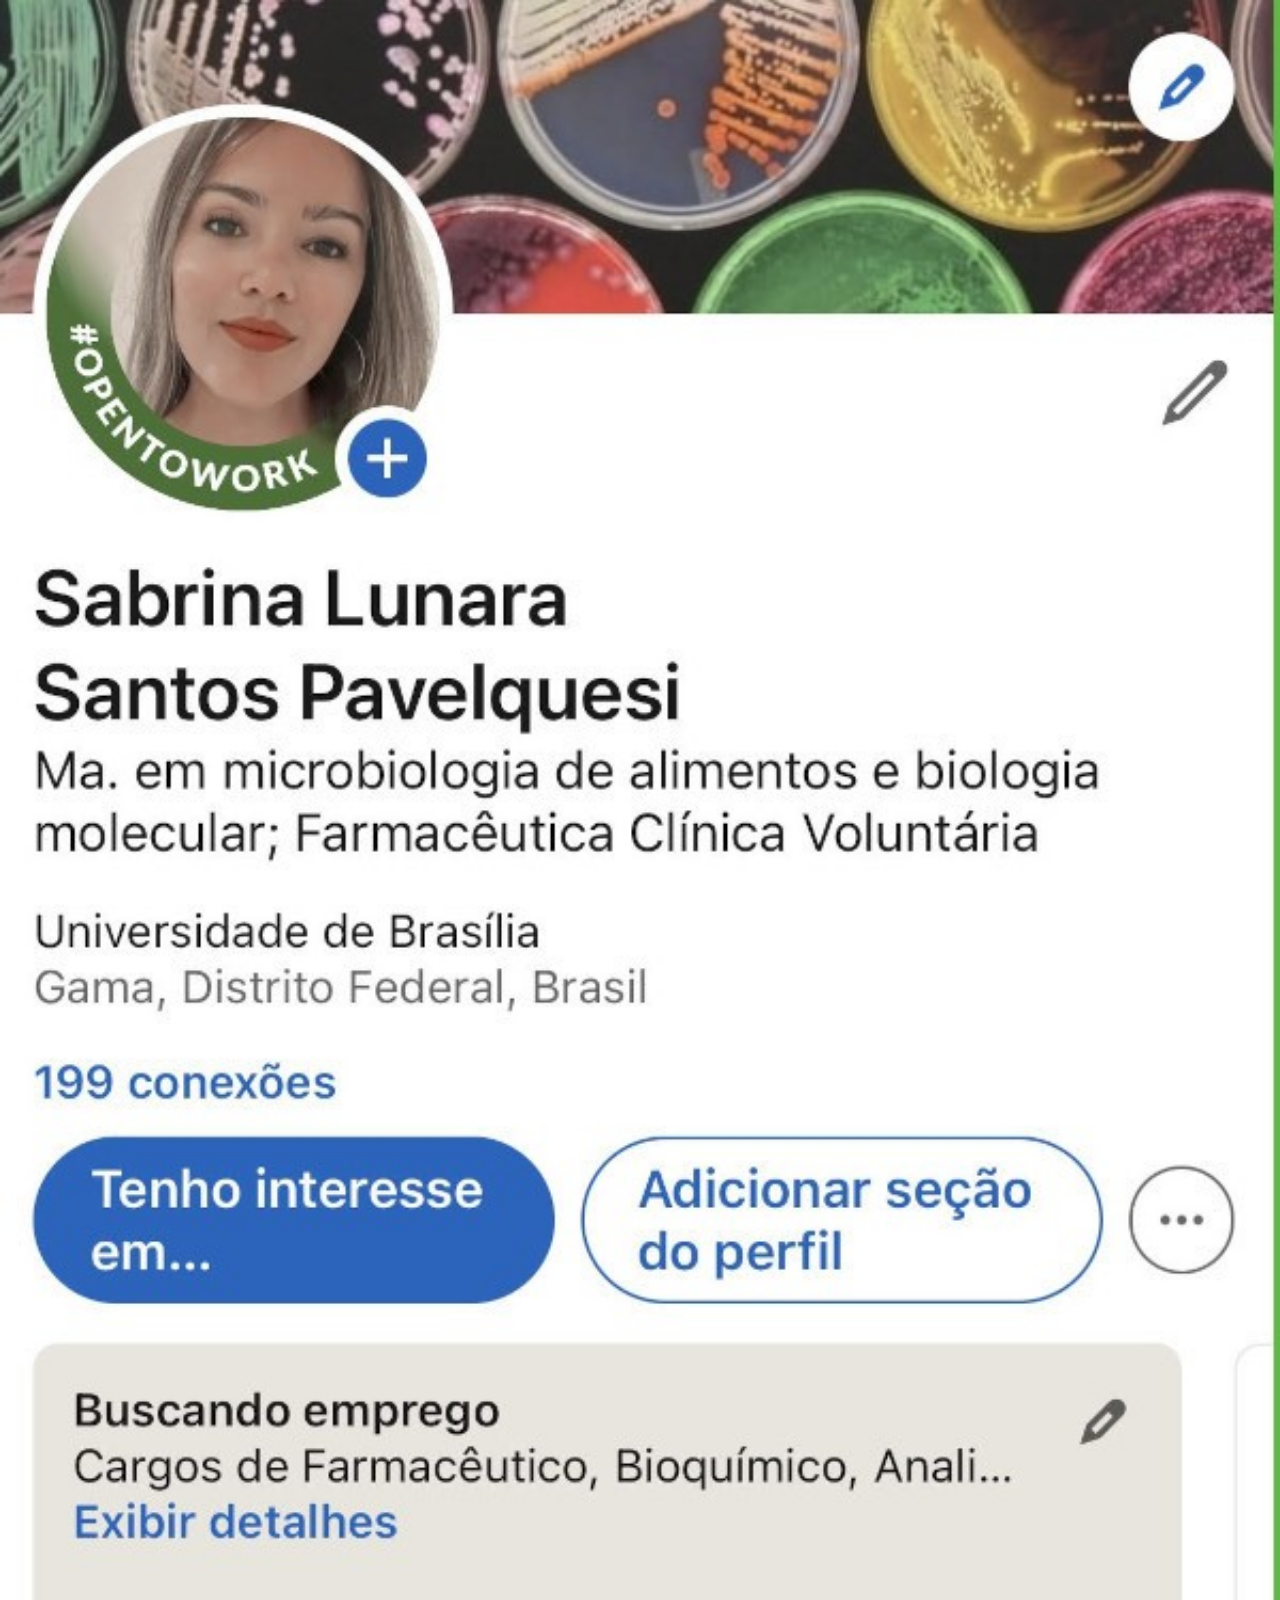
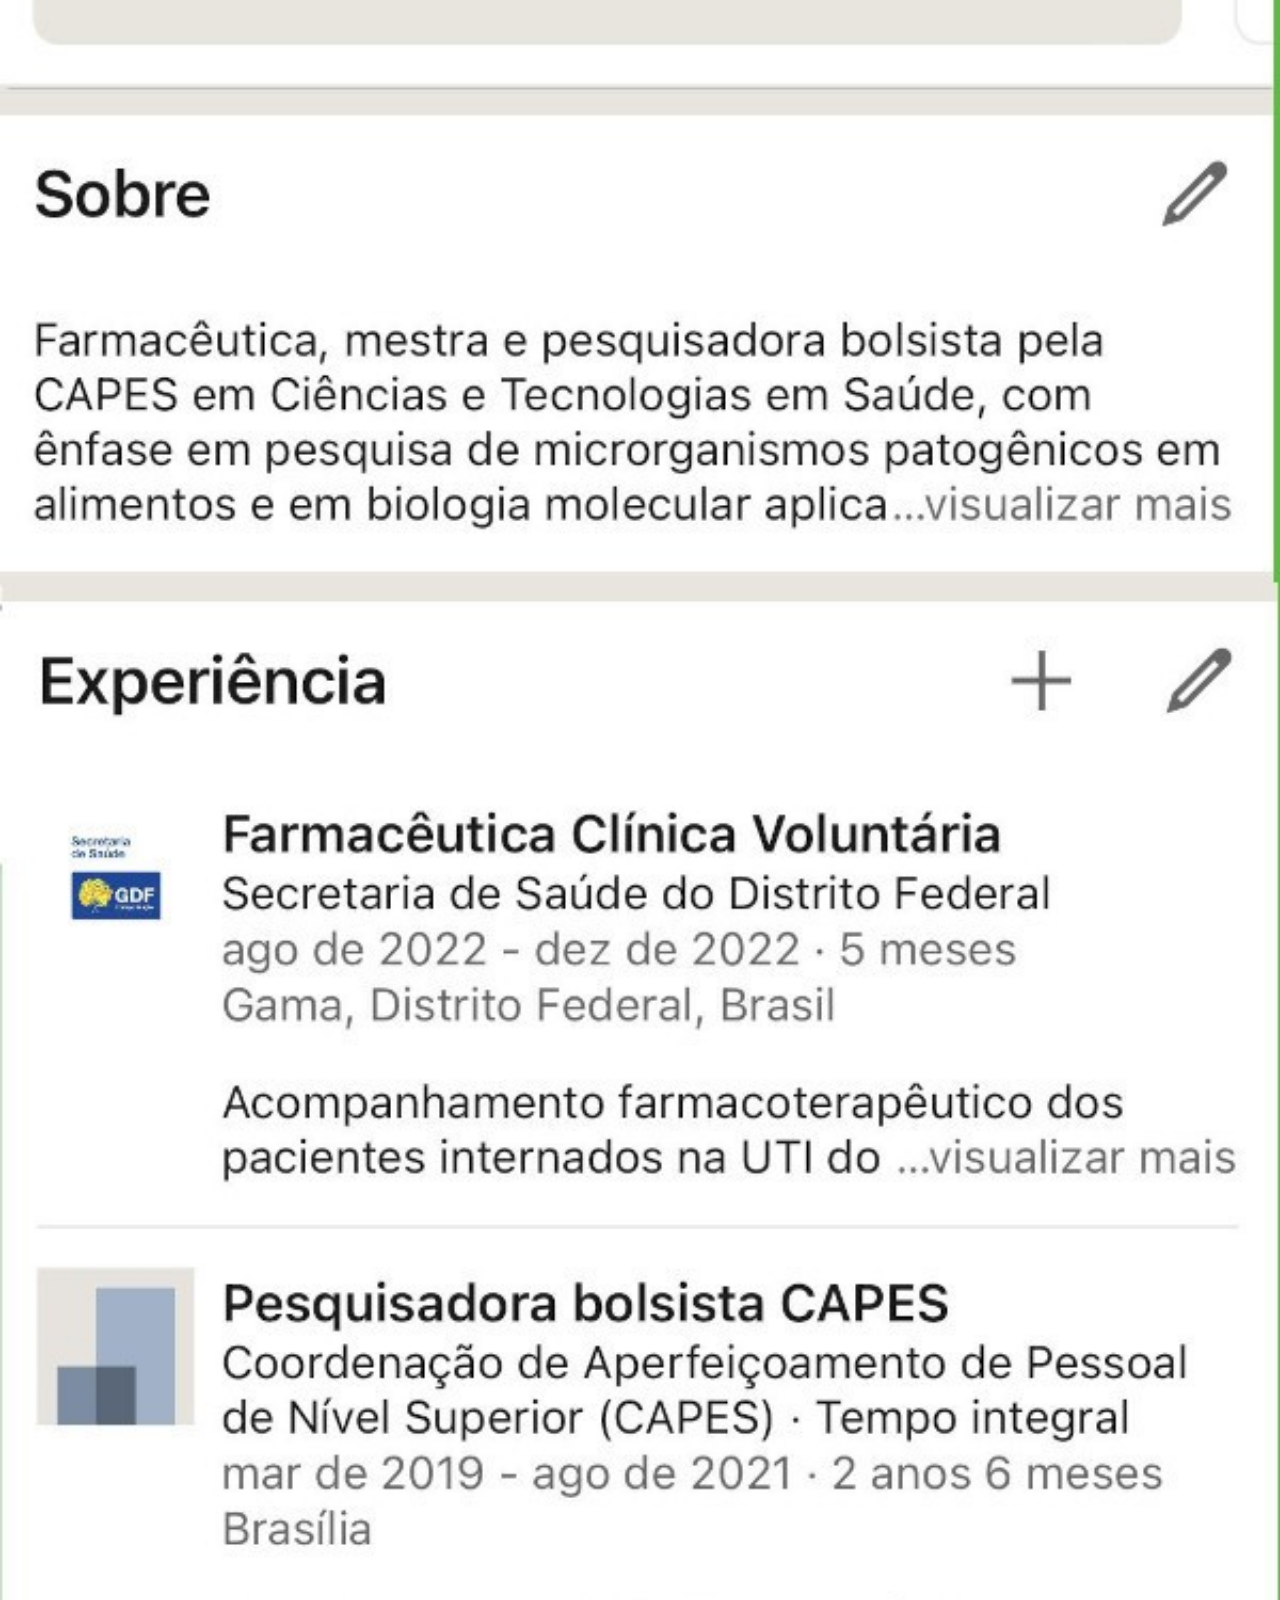
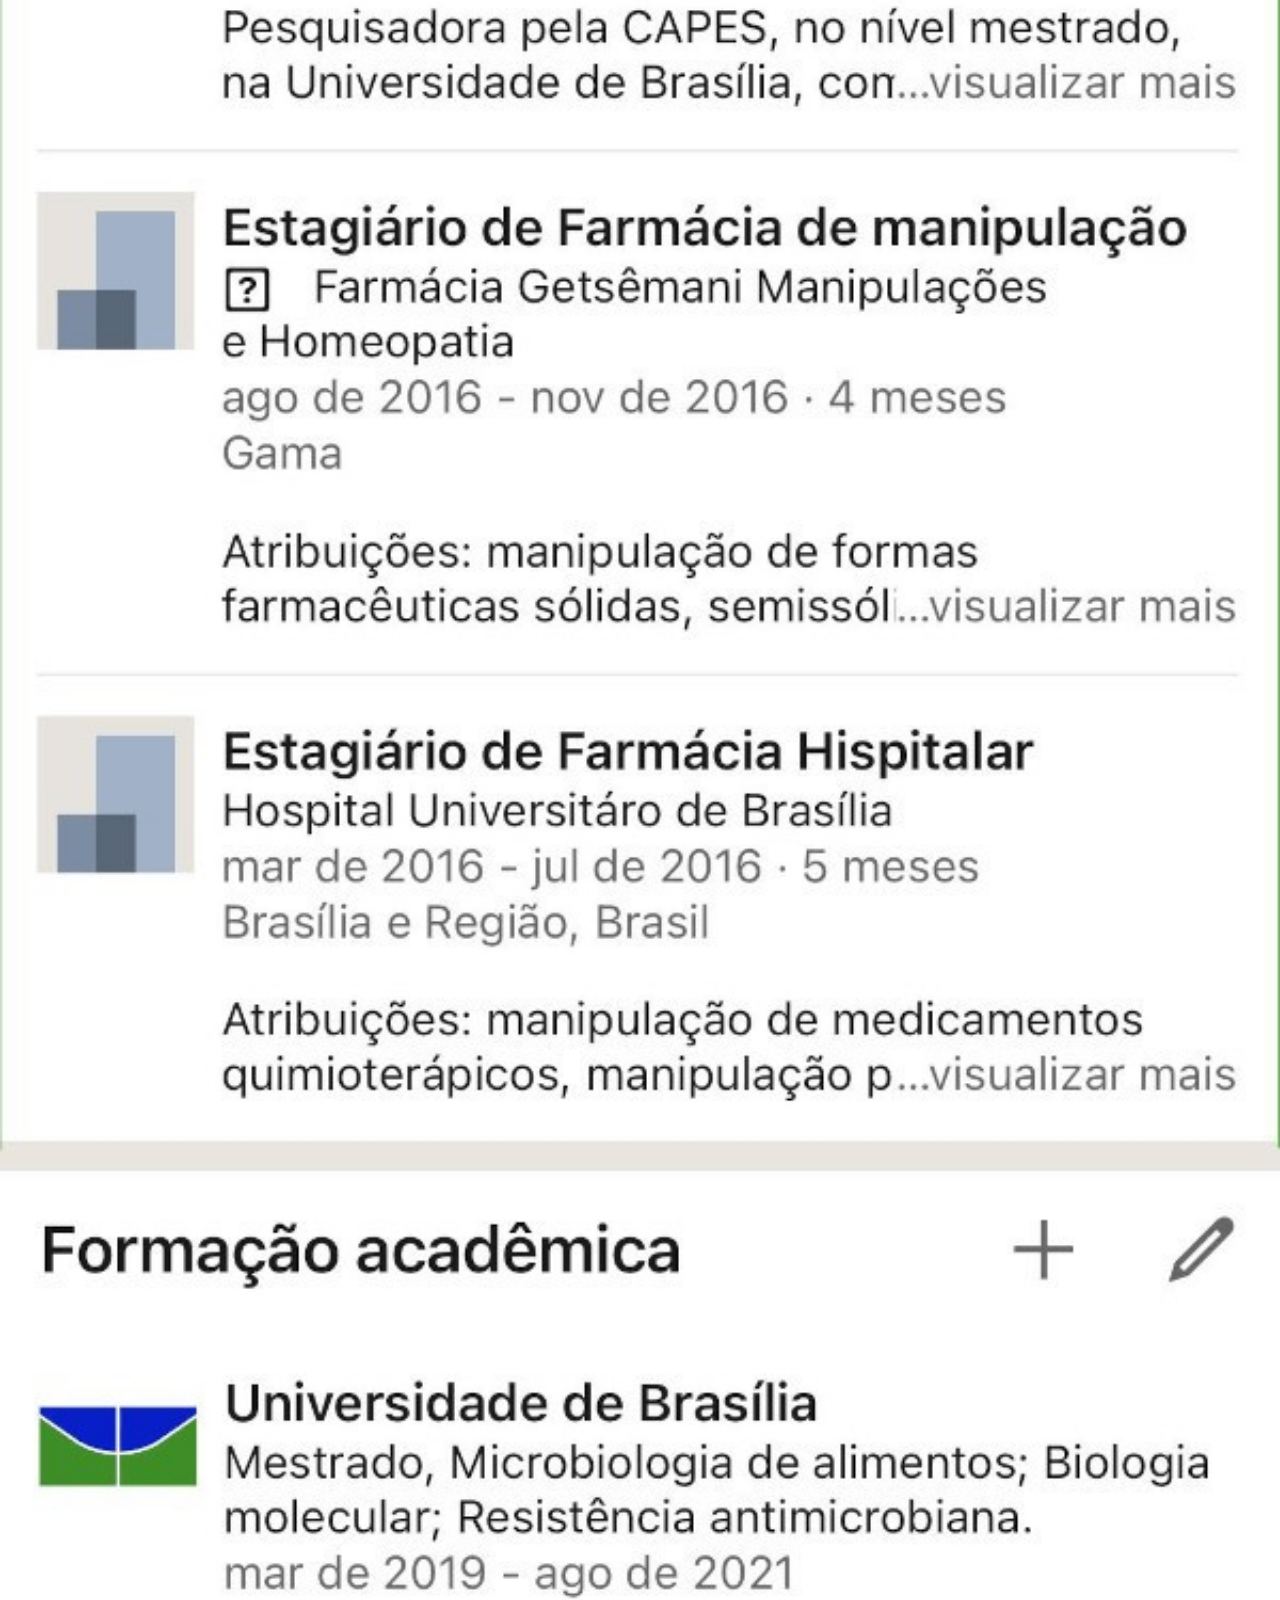
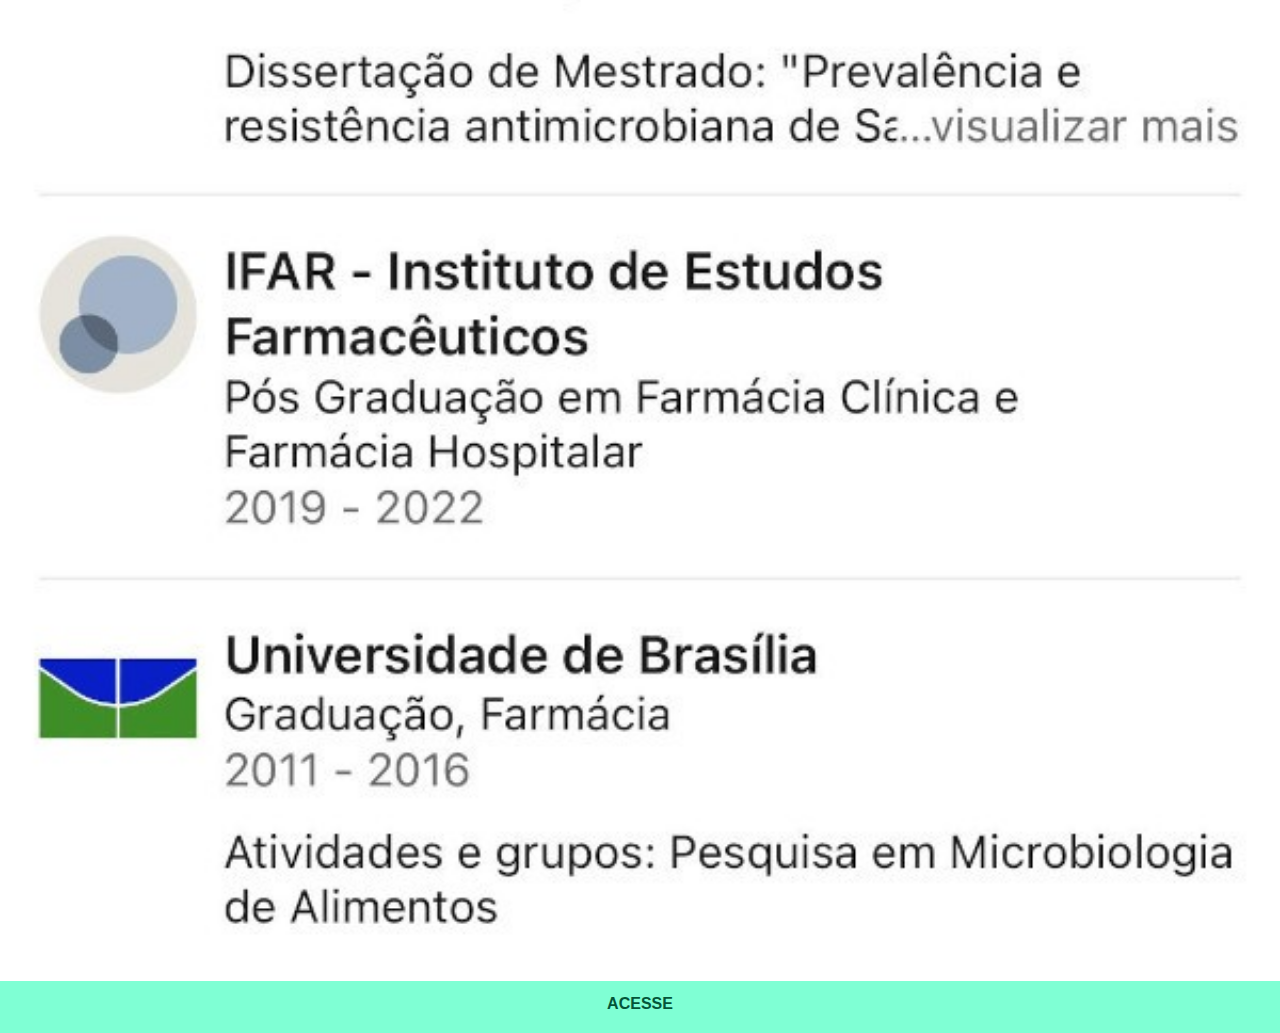
<file: linkedin.html>
<!DOCTYPE html>
<html lang="pt-br">
<head>
    <meta charset="UTF-8">
    <meta http-equiv="X-UA-Compatible" content="IE=edge">
    <meta name="viewport" content="width=device-width, initial-scale=1.0">
    <title>Linkedin</title>
    <link rel="stylesheet" href="style/paginas-style.css">
</head>
<body>
    <img src="minhas-imagens/tela-linkedin.jpg" alt="LINKEDIN">
    <a href="https://www.linkedin.com/in/sabrinapavelquesi/" target="_blank">ACESSE</a>
</body>
</html>
</file>
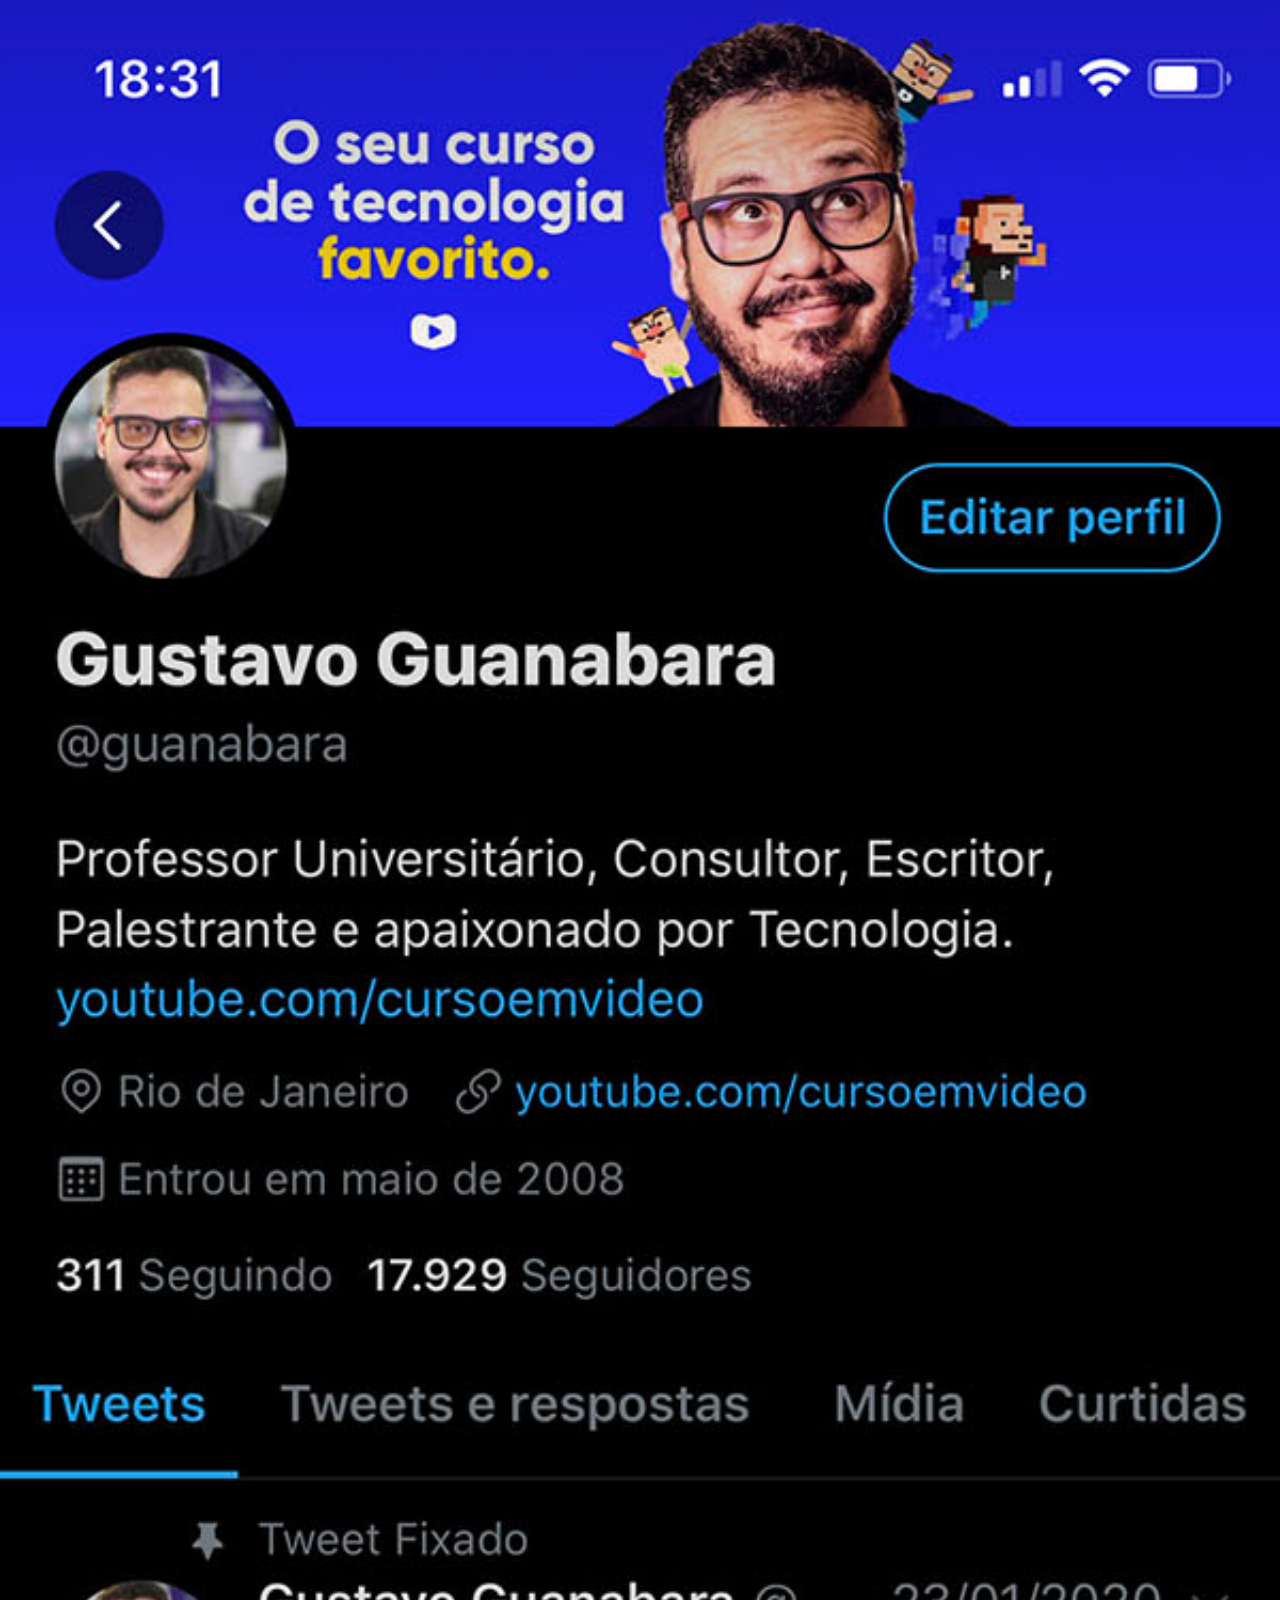
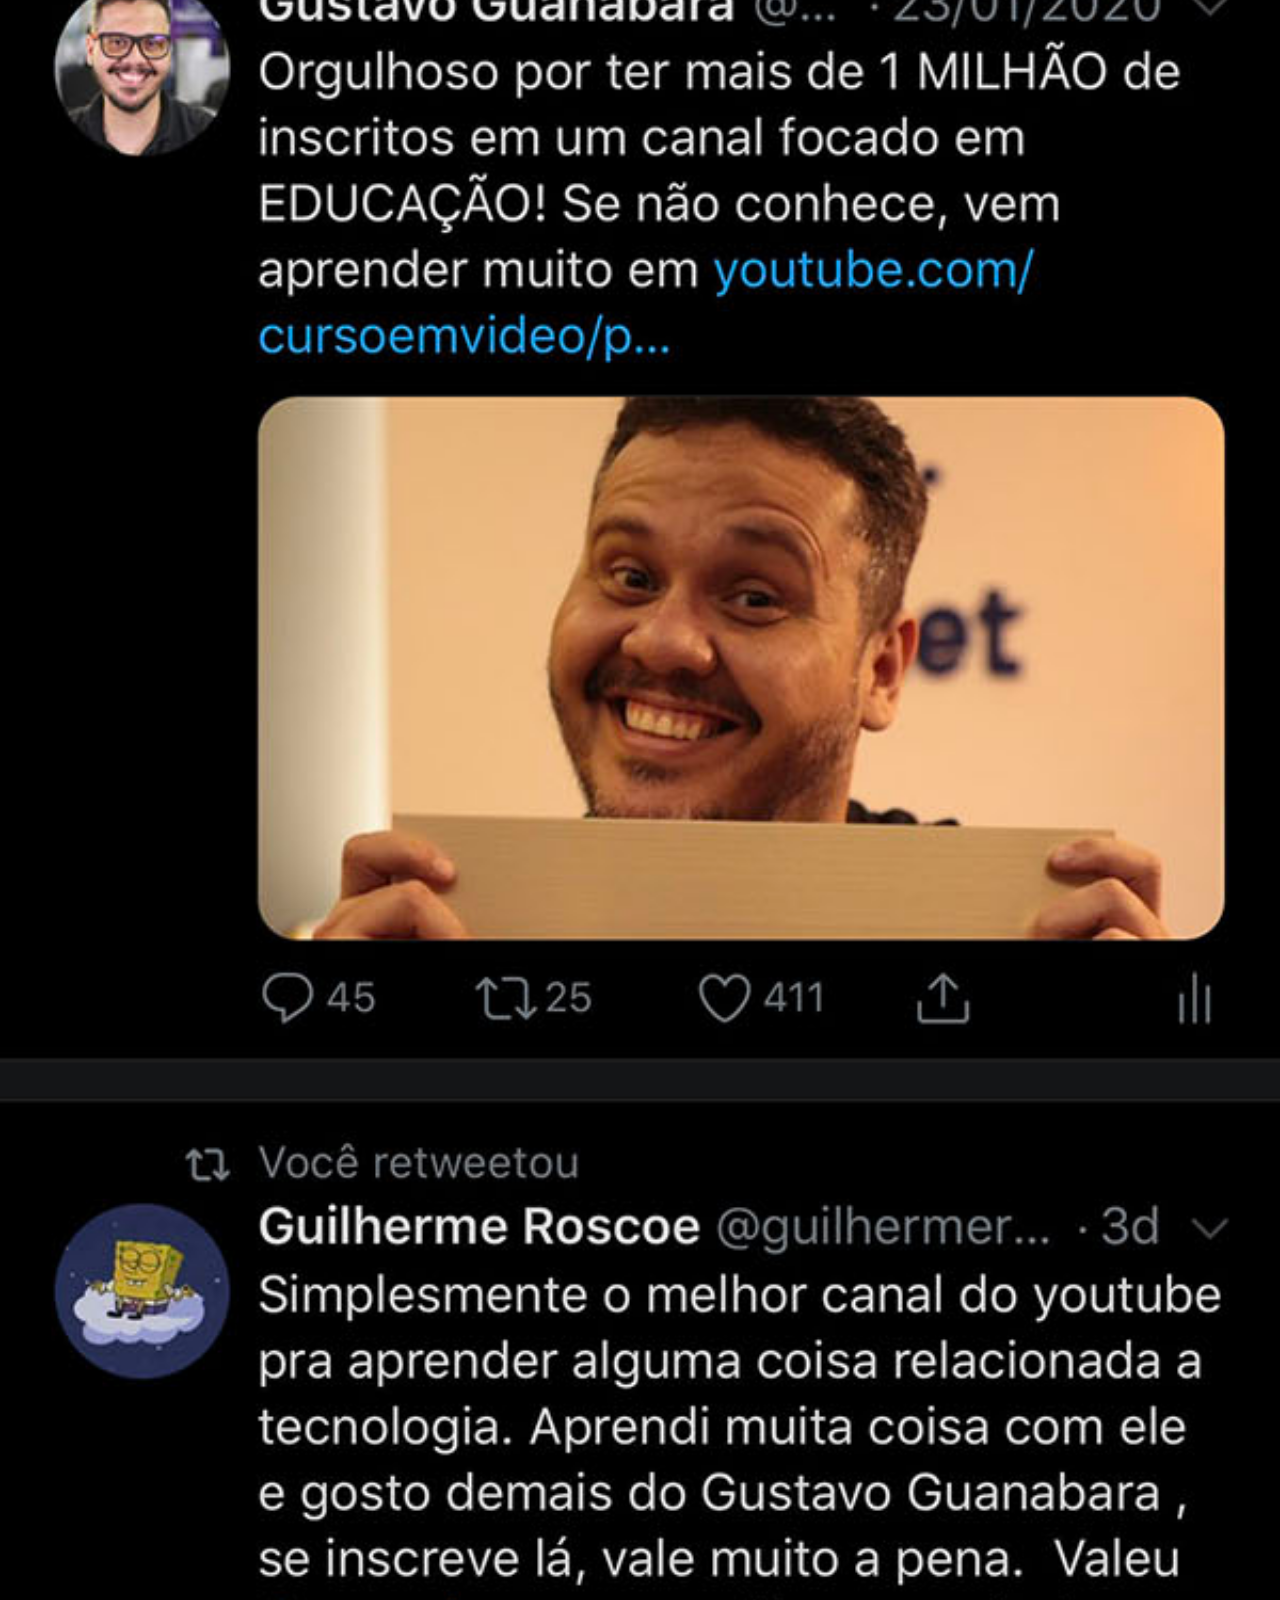
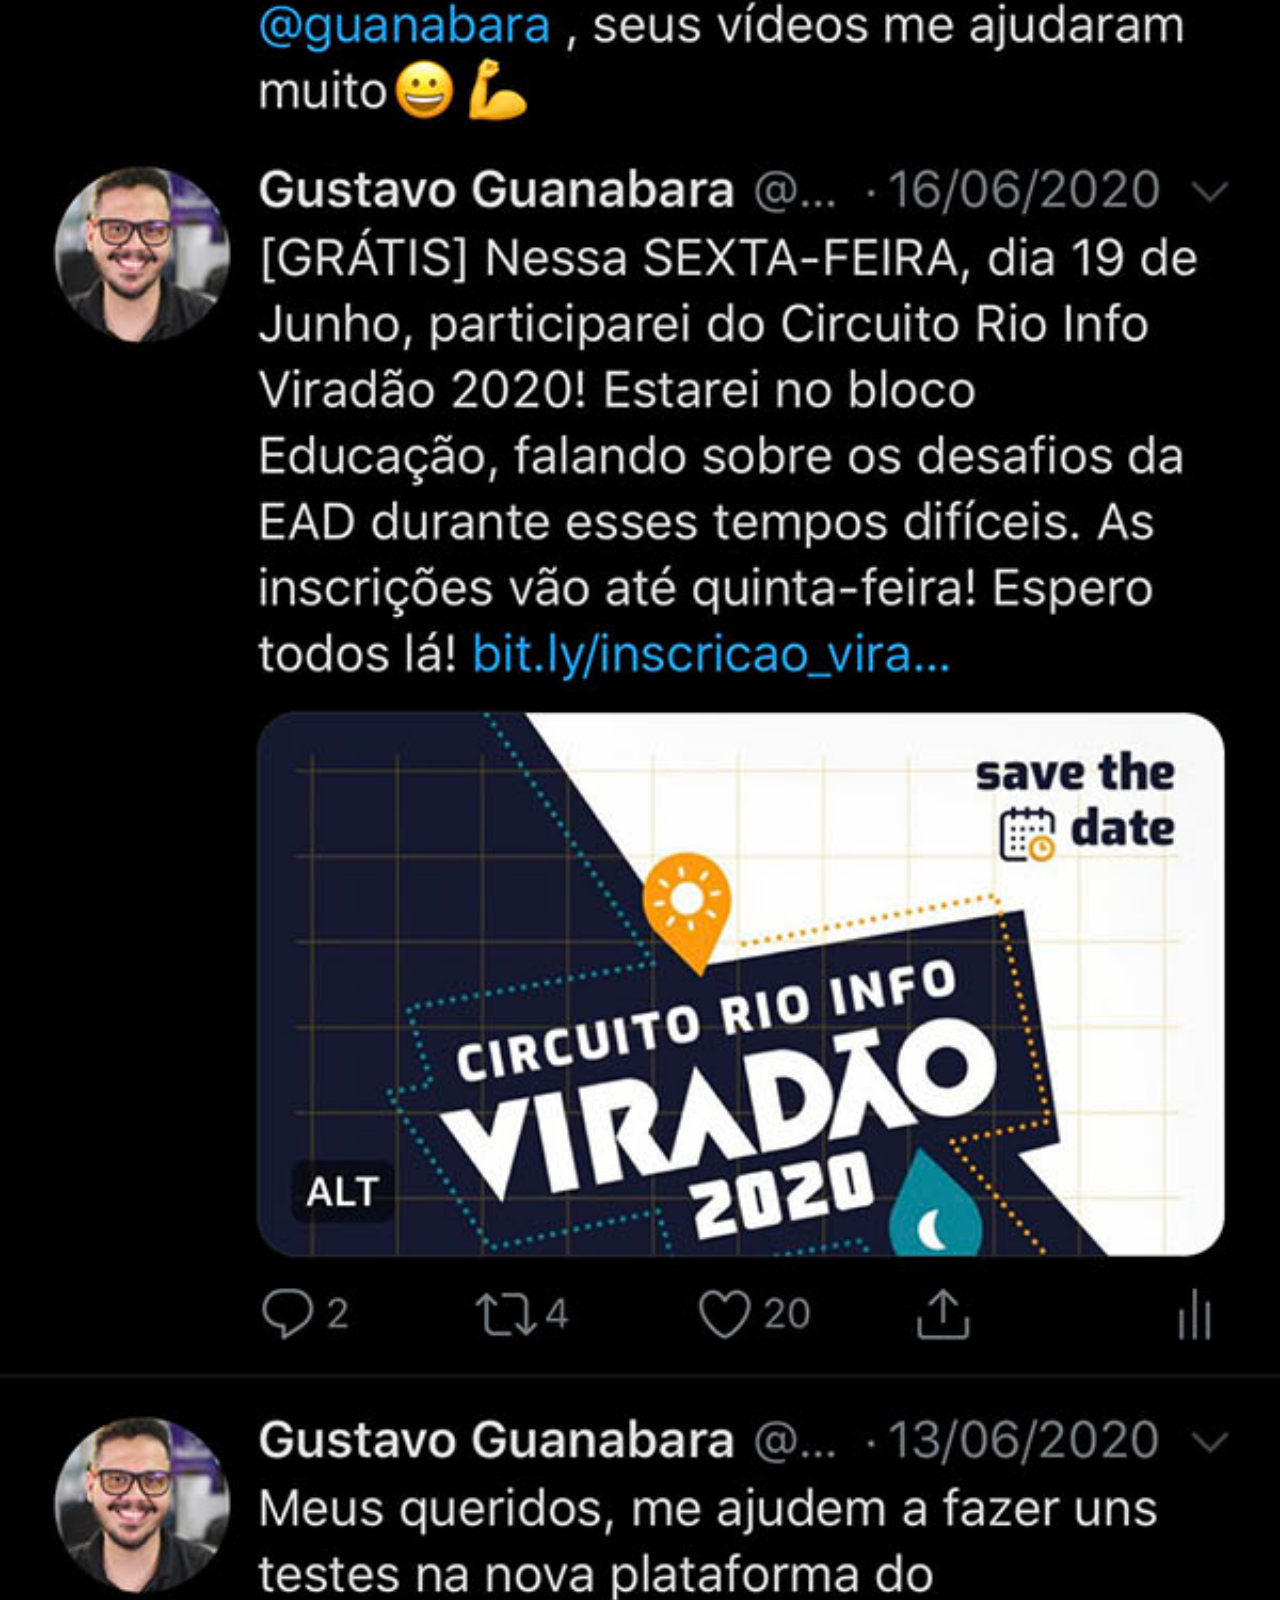
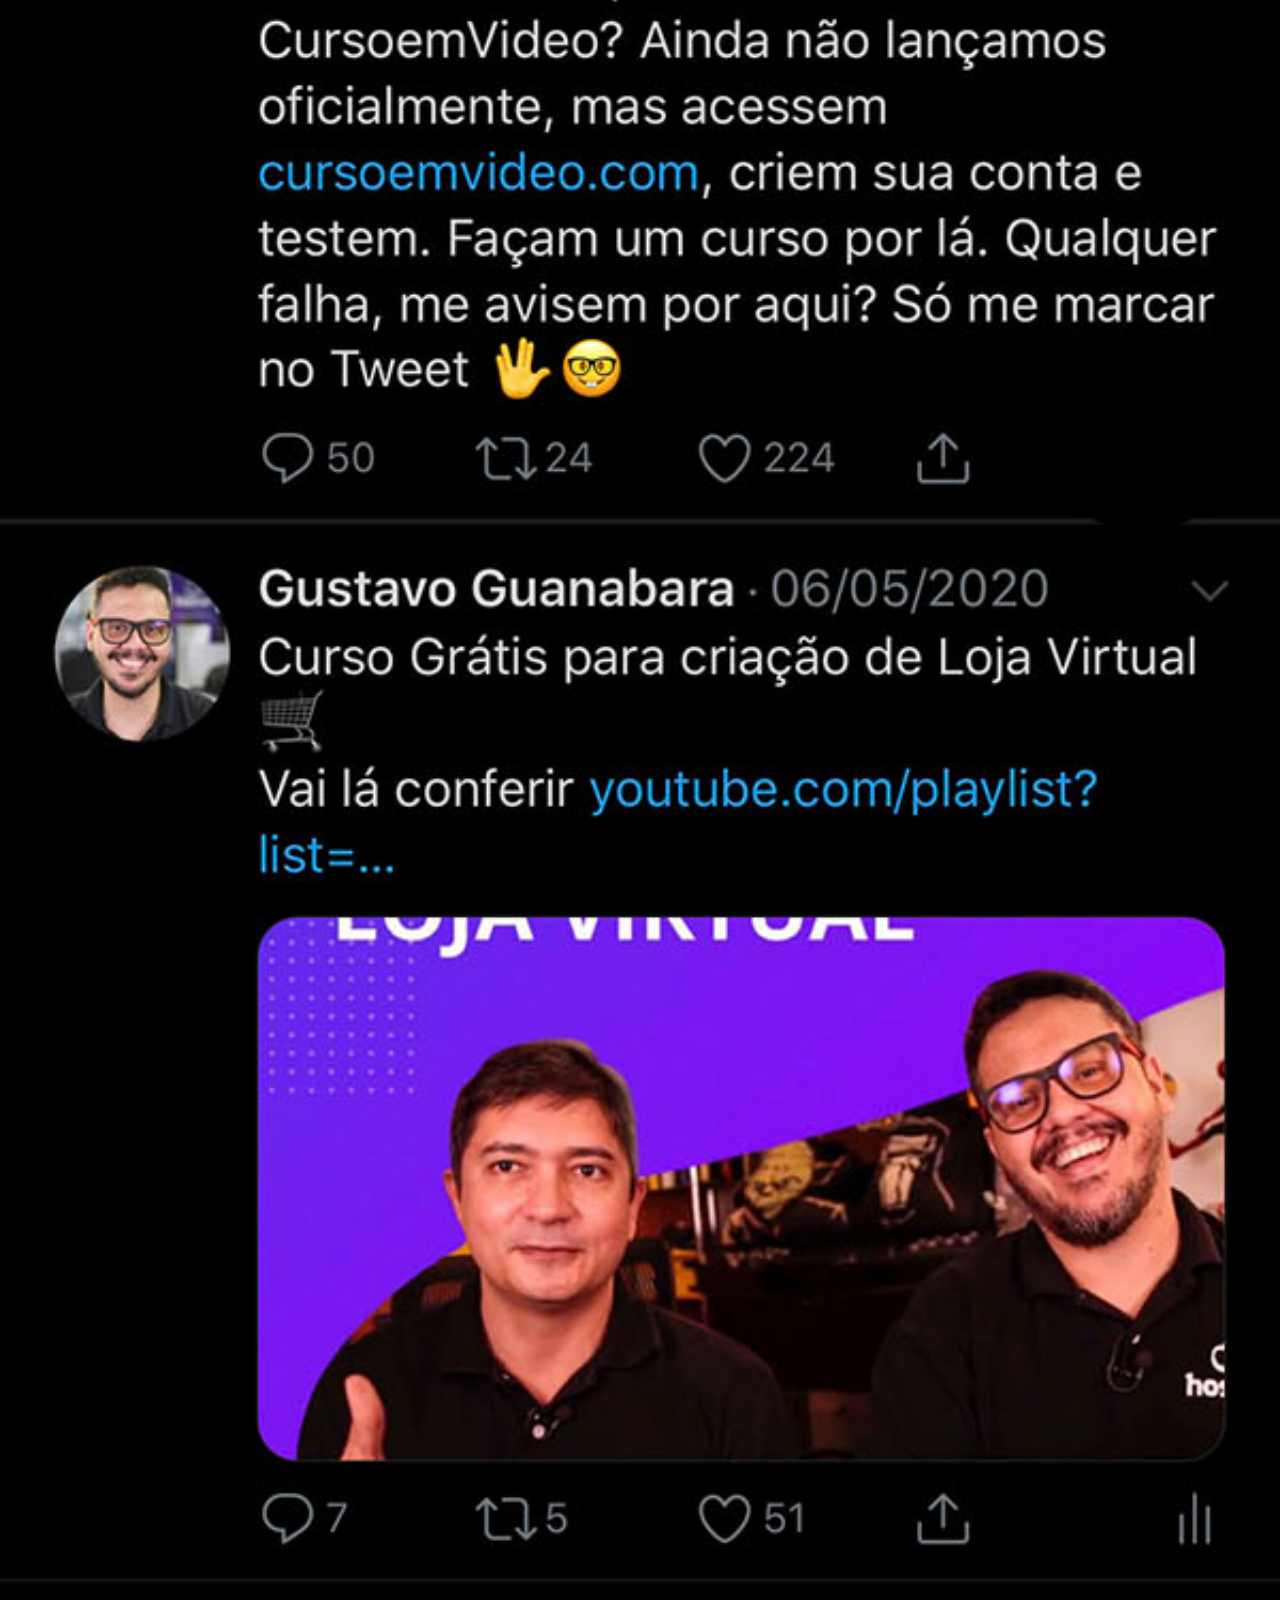
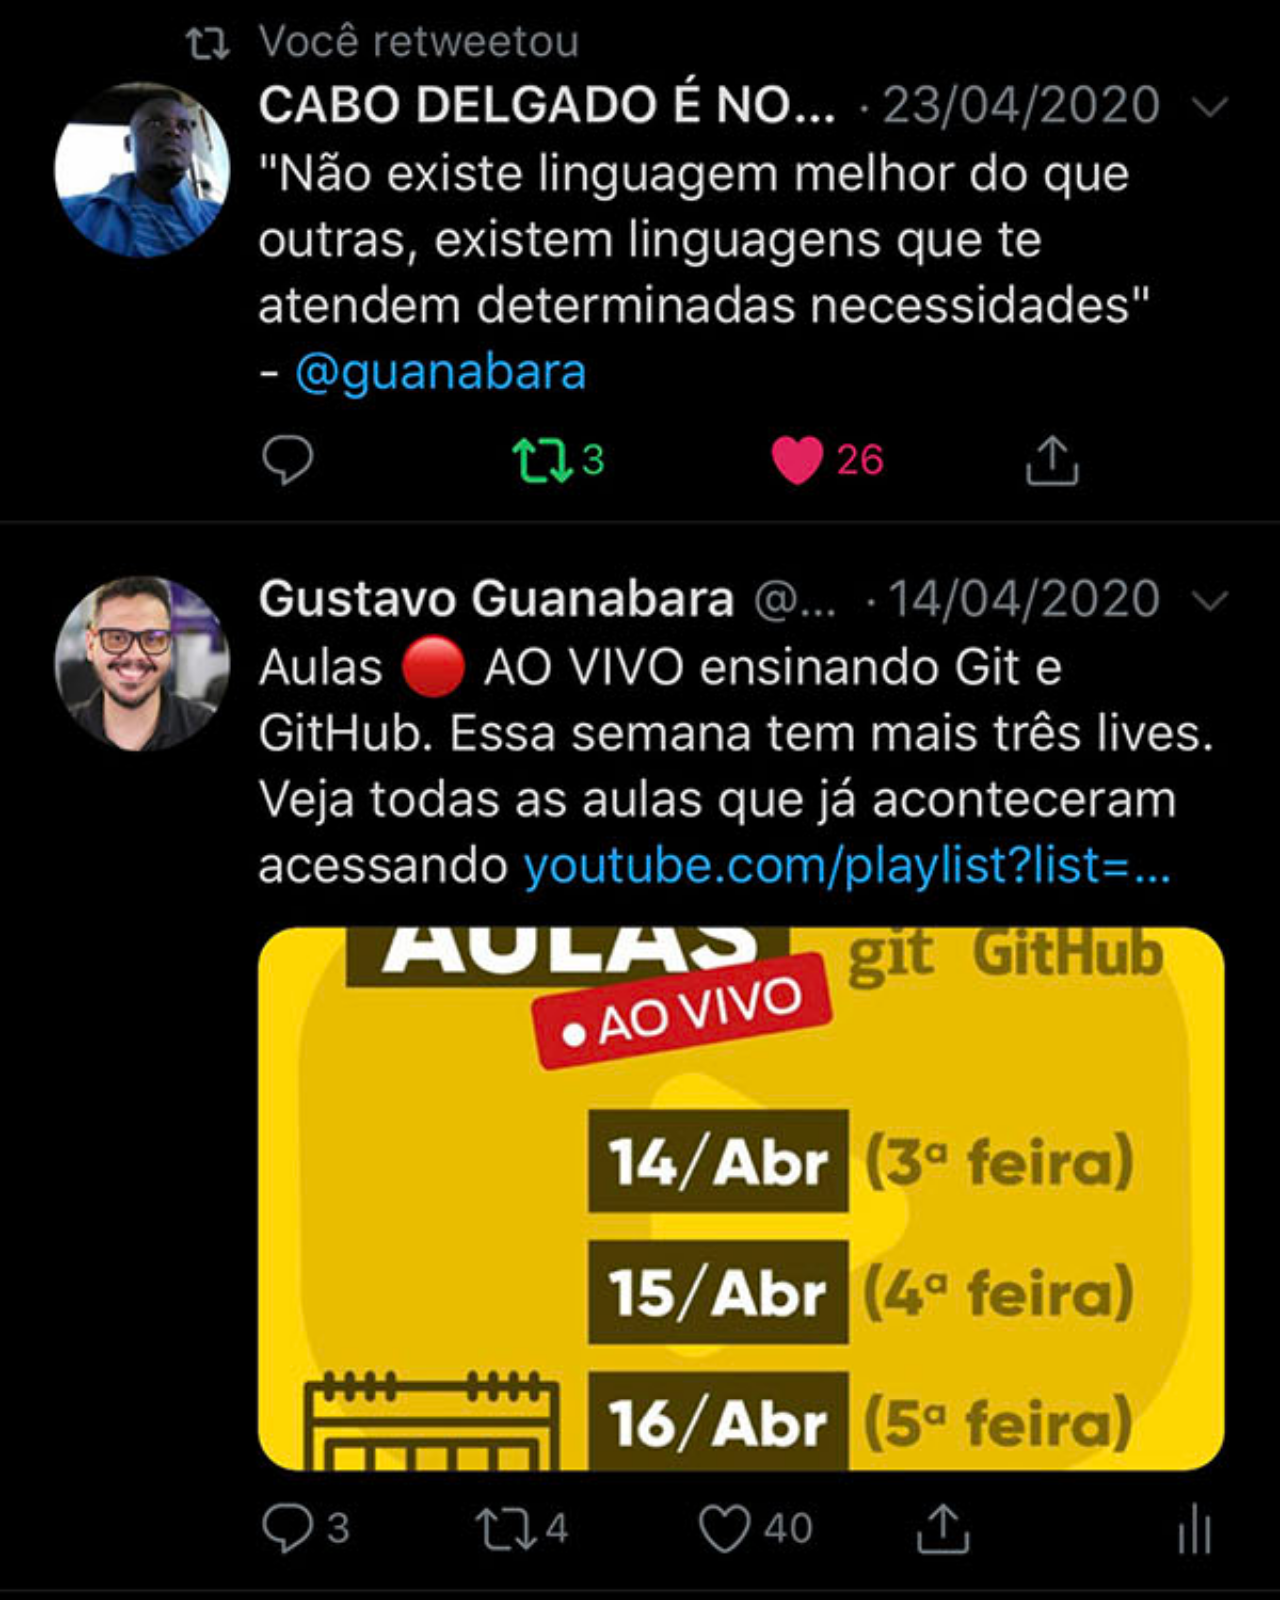
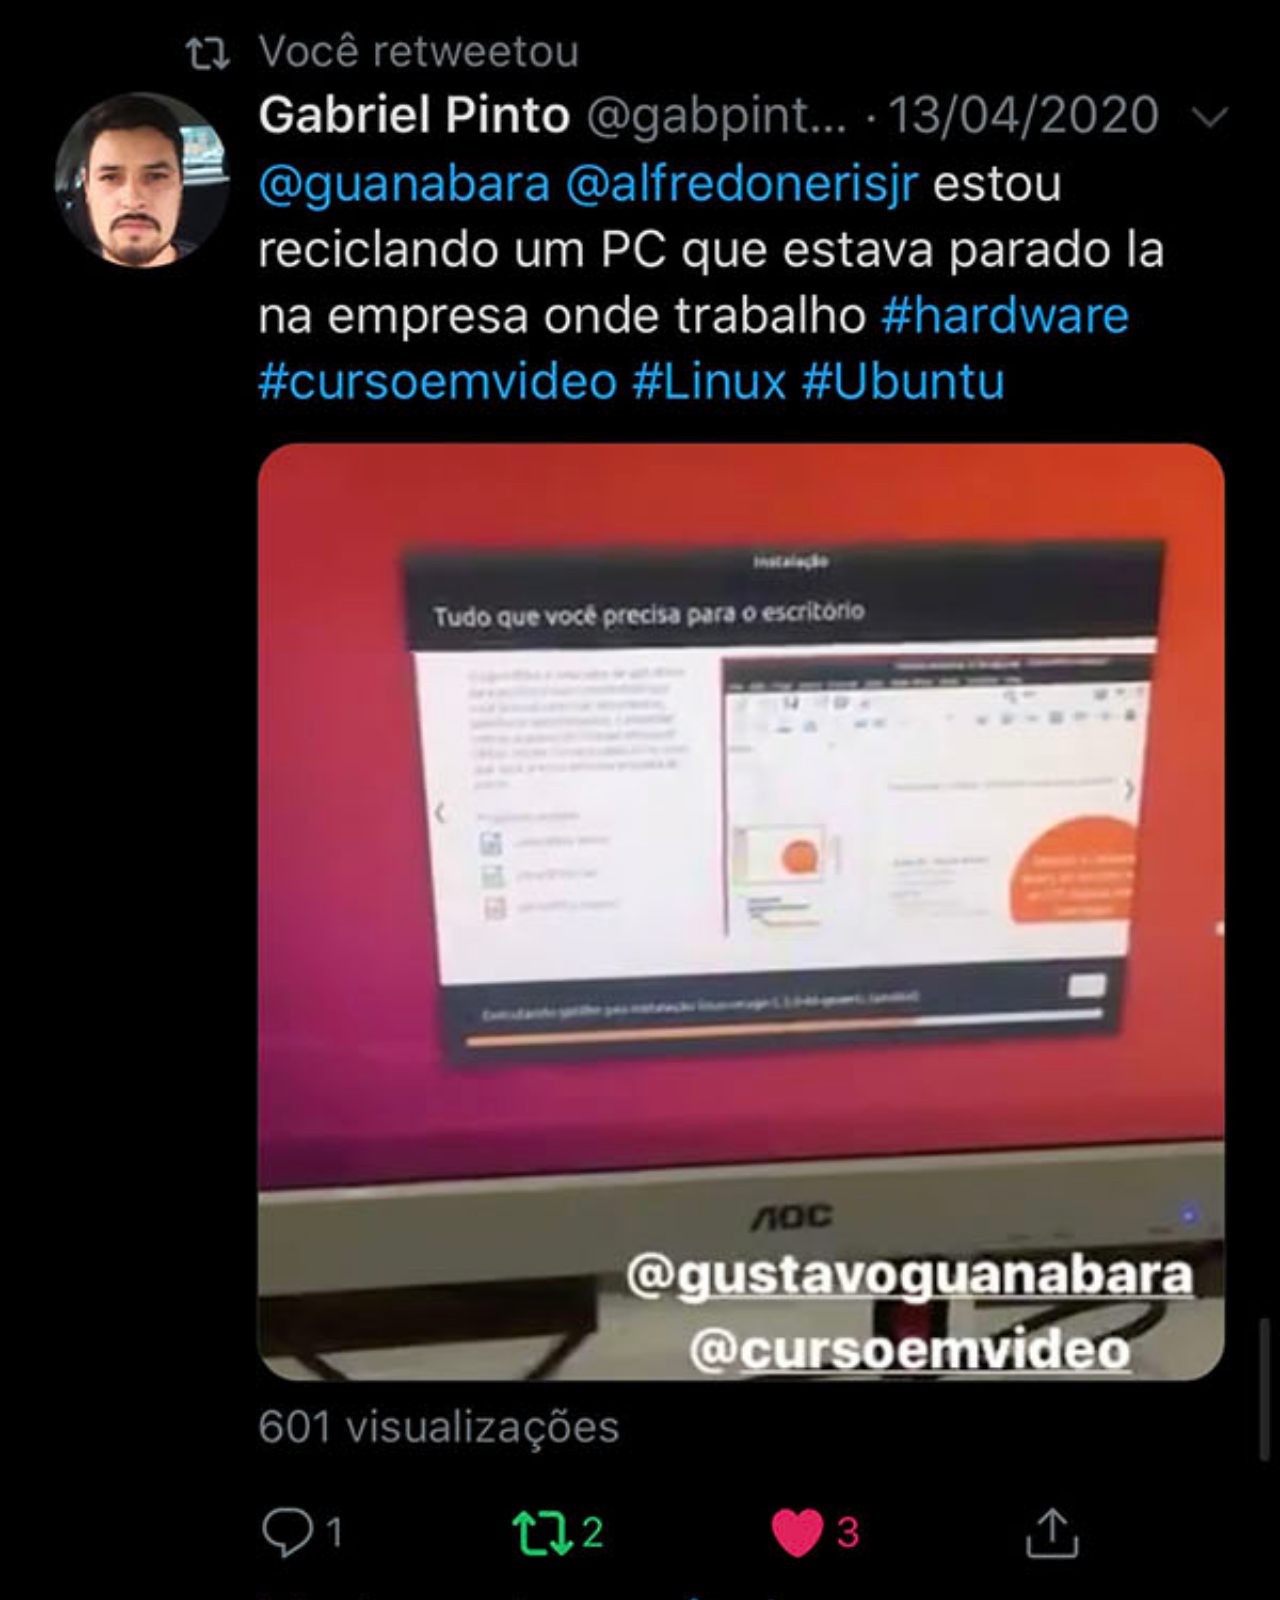
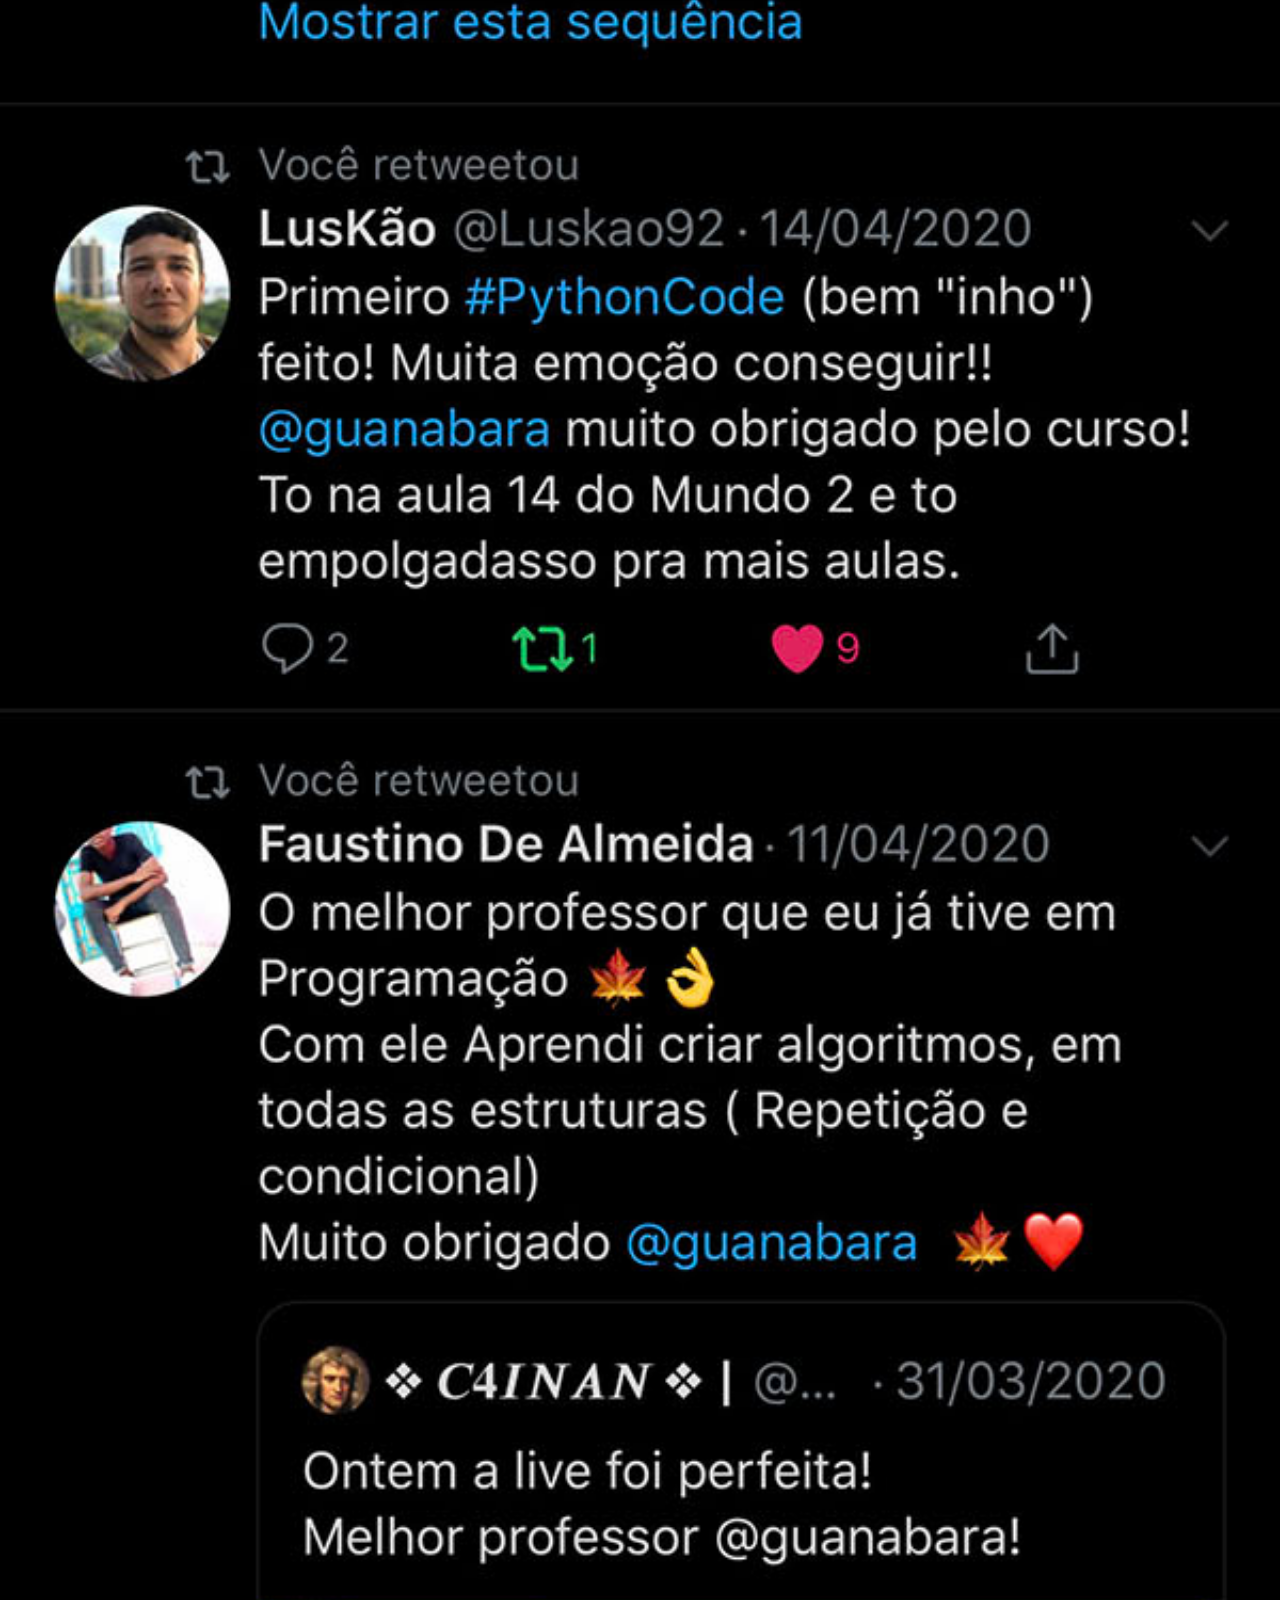
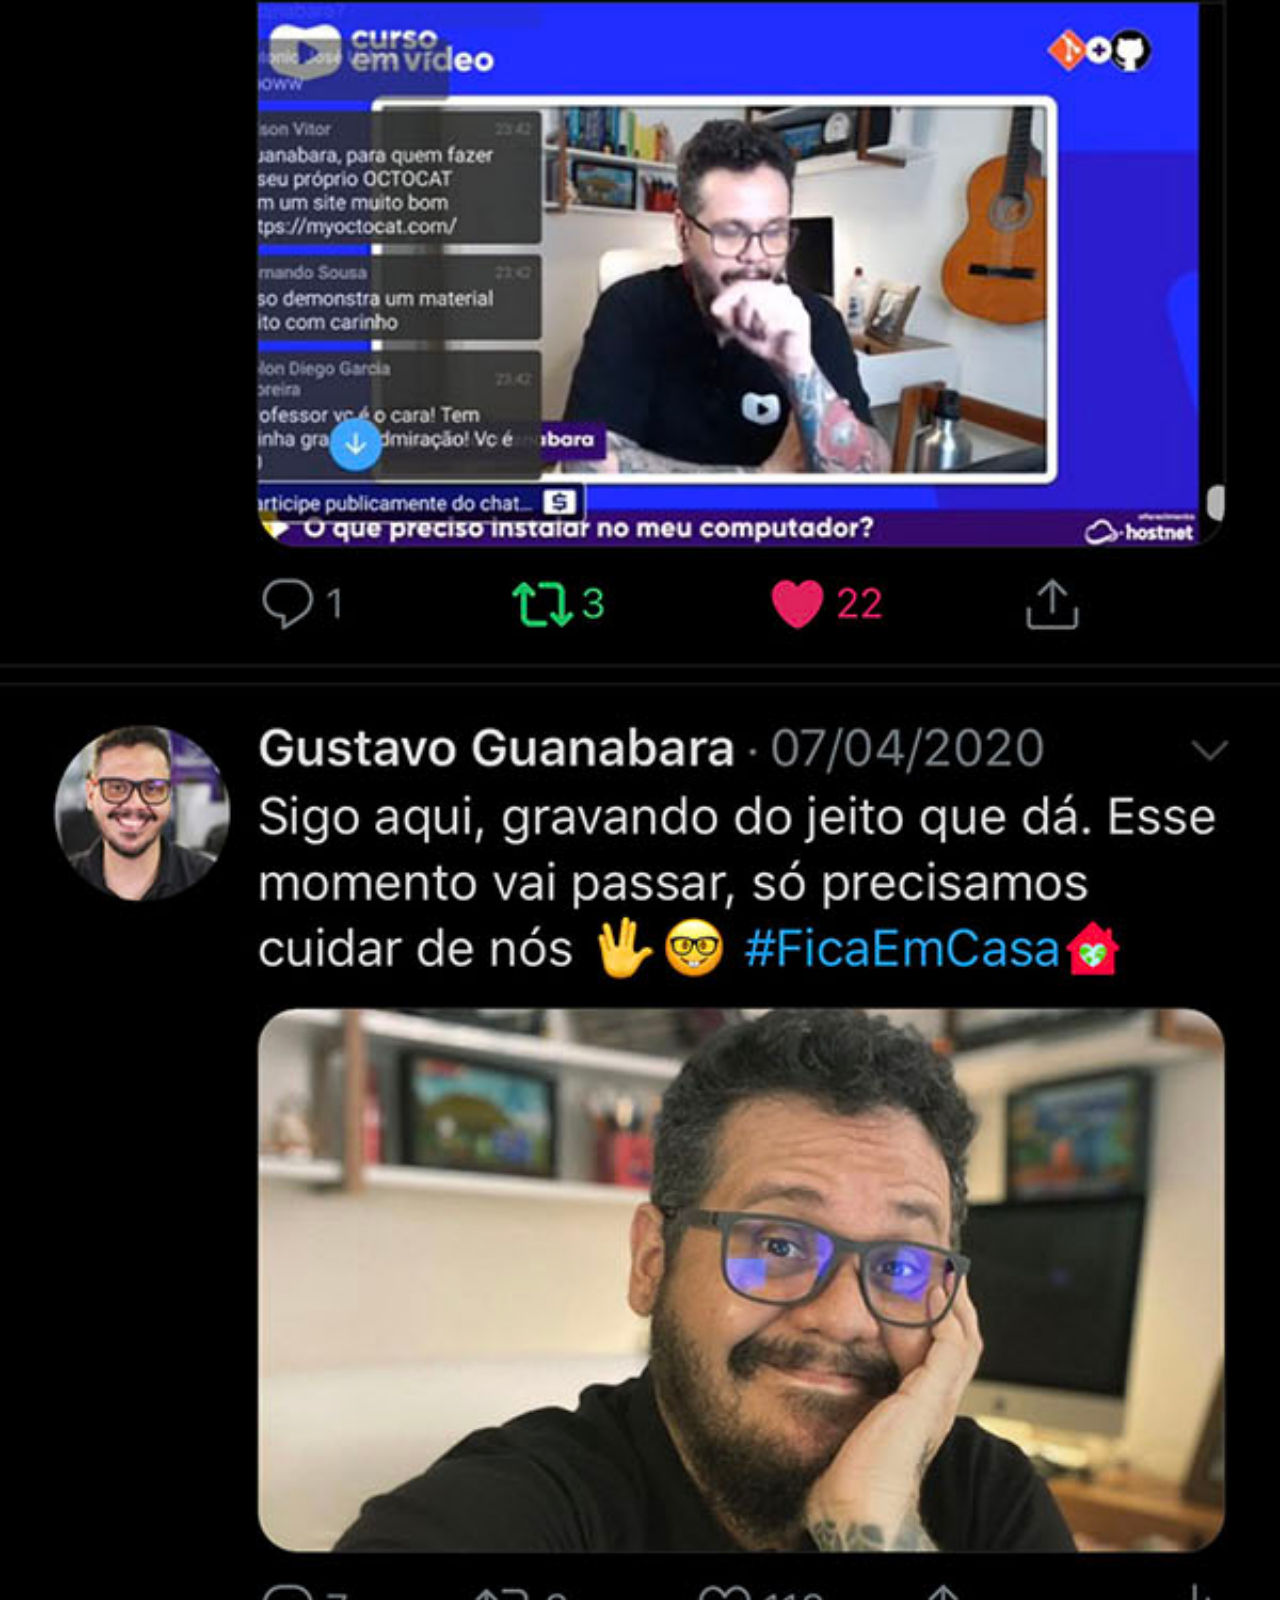
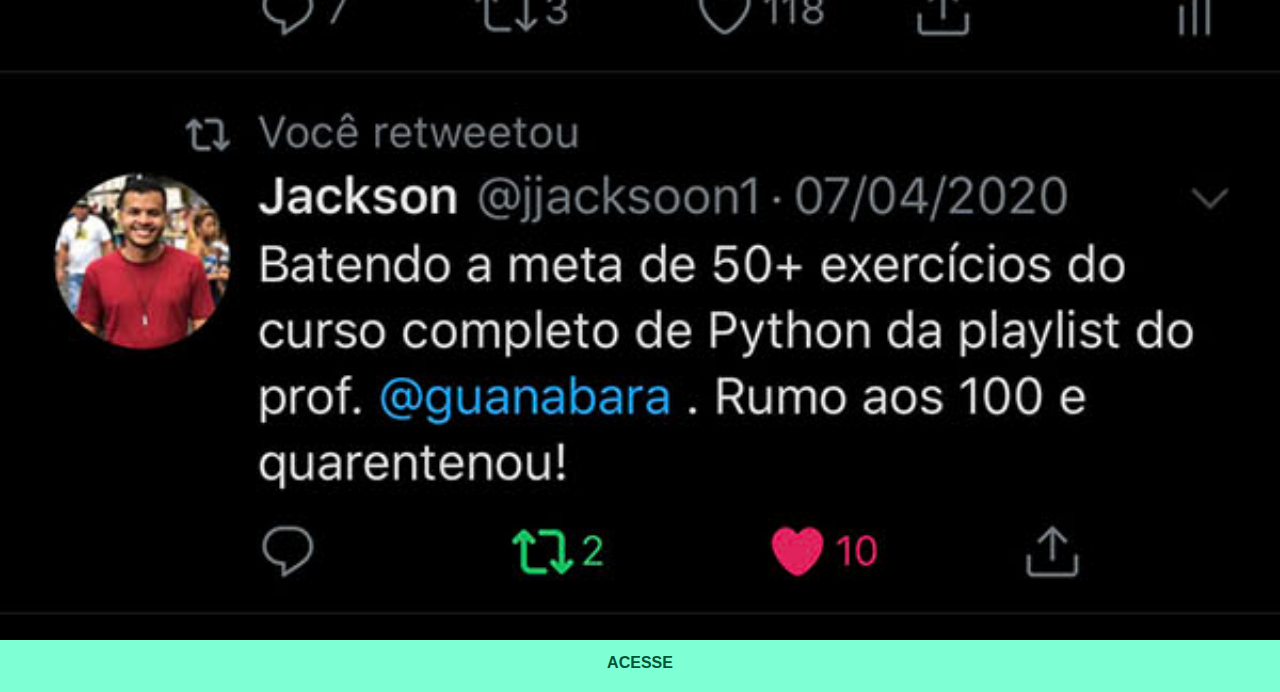
<file: twitter.html>
<!DOCTYPE html>
<html lang="pt-br">
<head>
    <meta charset="UTF-8">
    <meta http-equiv="X-UA-Compatible" content="IE=edge">
    <meta name="viewport" content="width=device-width, initial-scale=1.0">
    <title>Twitter</title>
    <link rel="stylesheet" href="style/paginas-style.css">
</head>
<body>
    <img src="imagens/tela-twitter.jpg" alt="TWITTER">
    <a href="https://twitter.com/sabrinalunara" target="_blank">ACESSE</a>
</body>
</html>
</file>
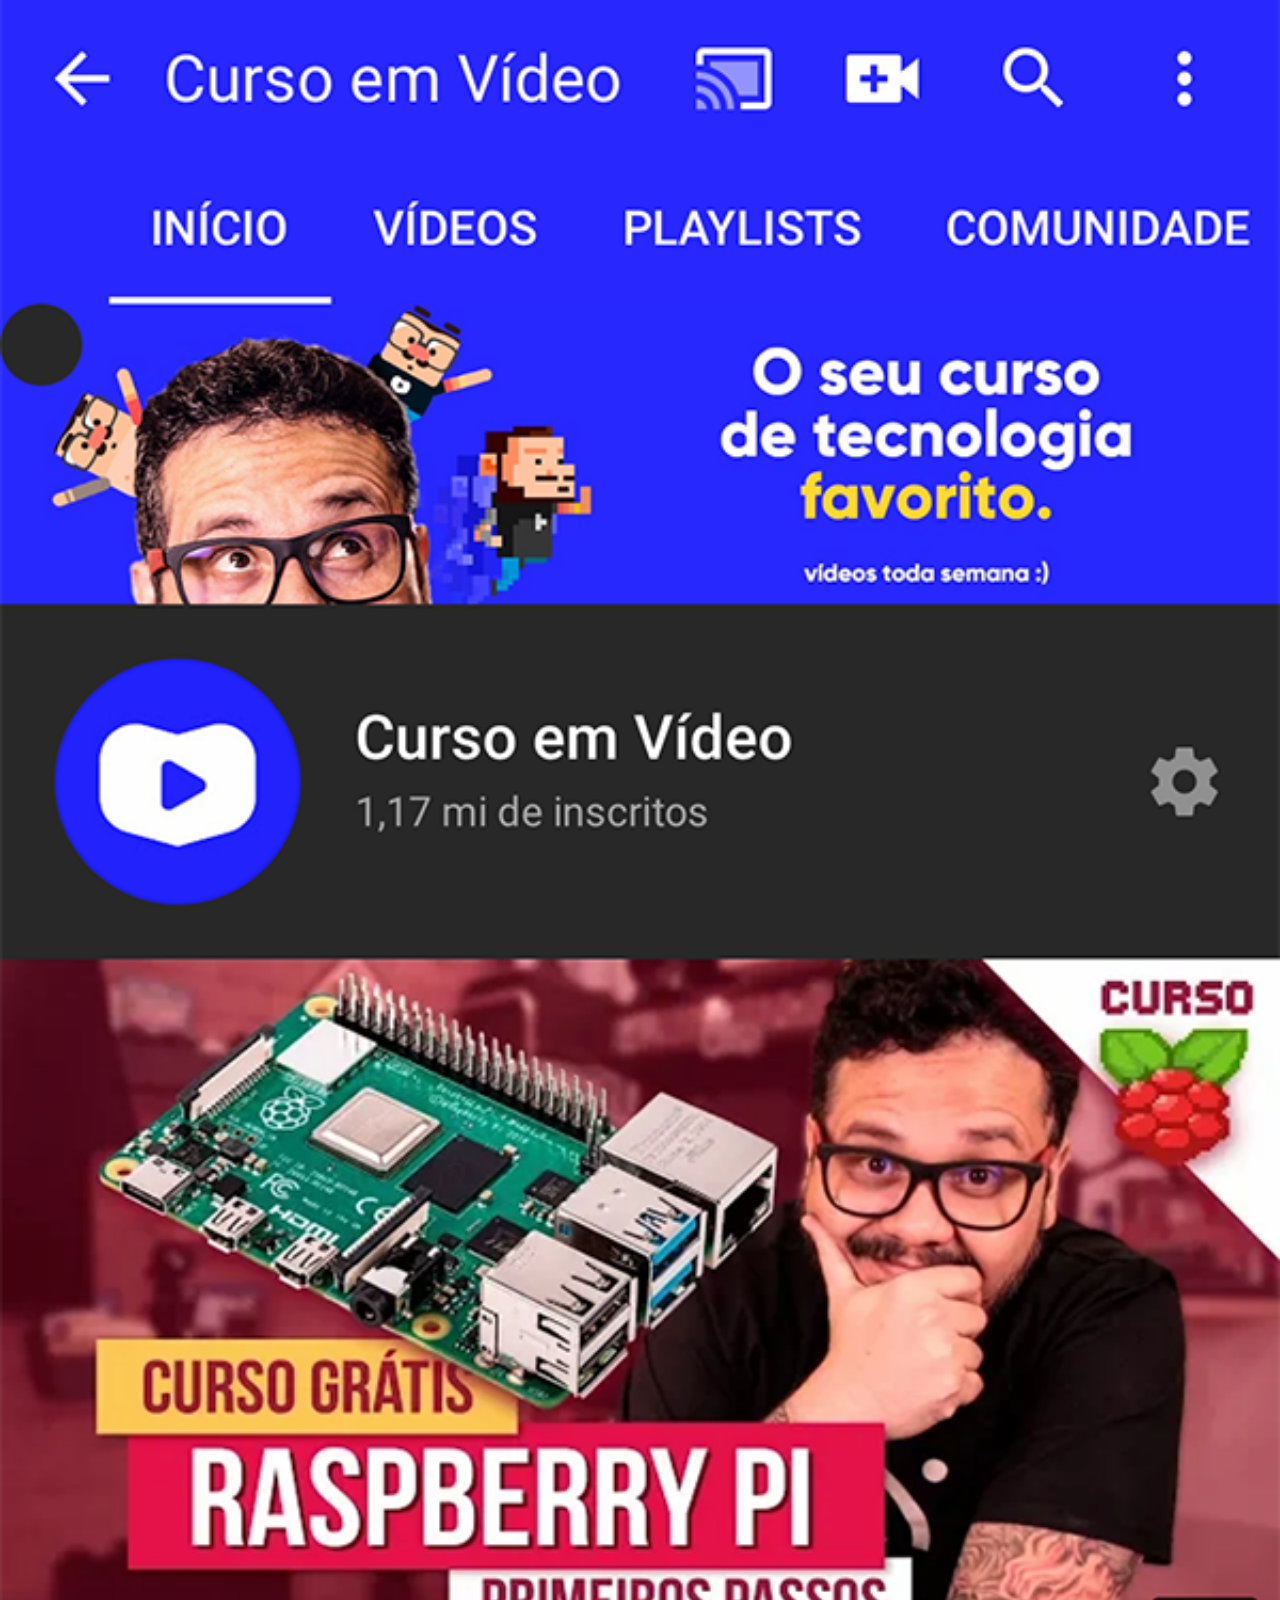
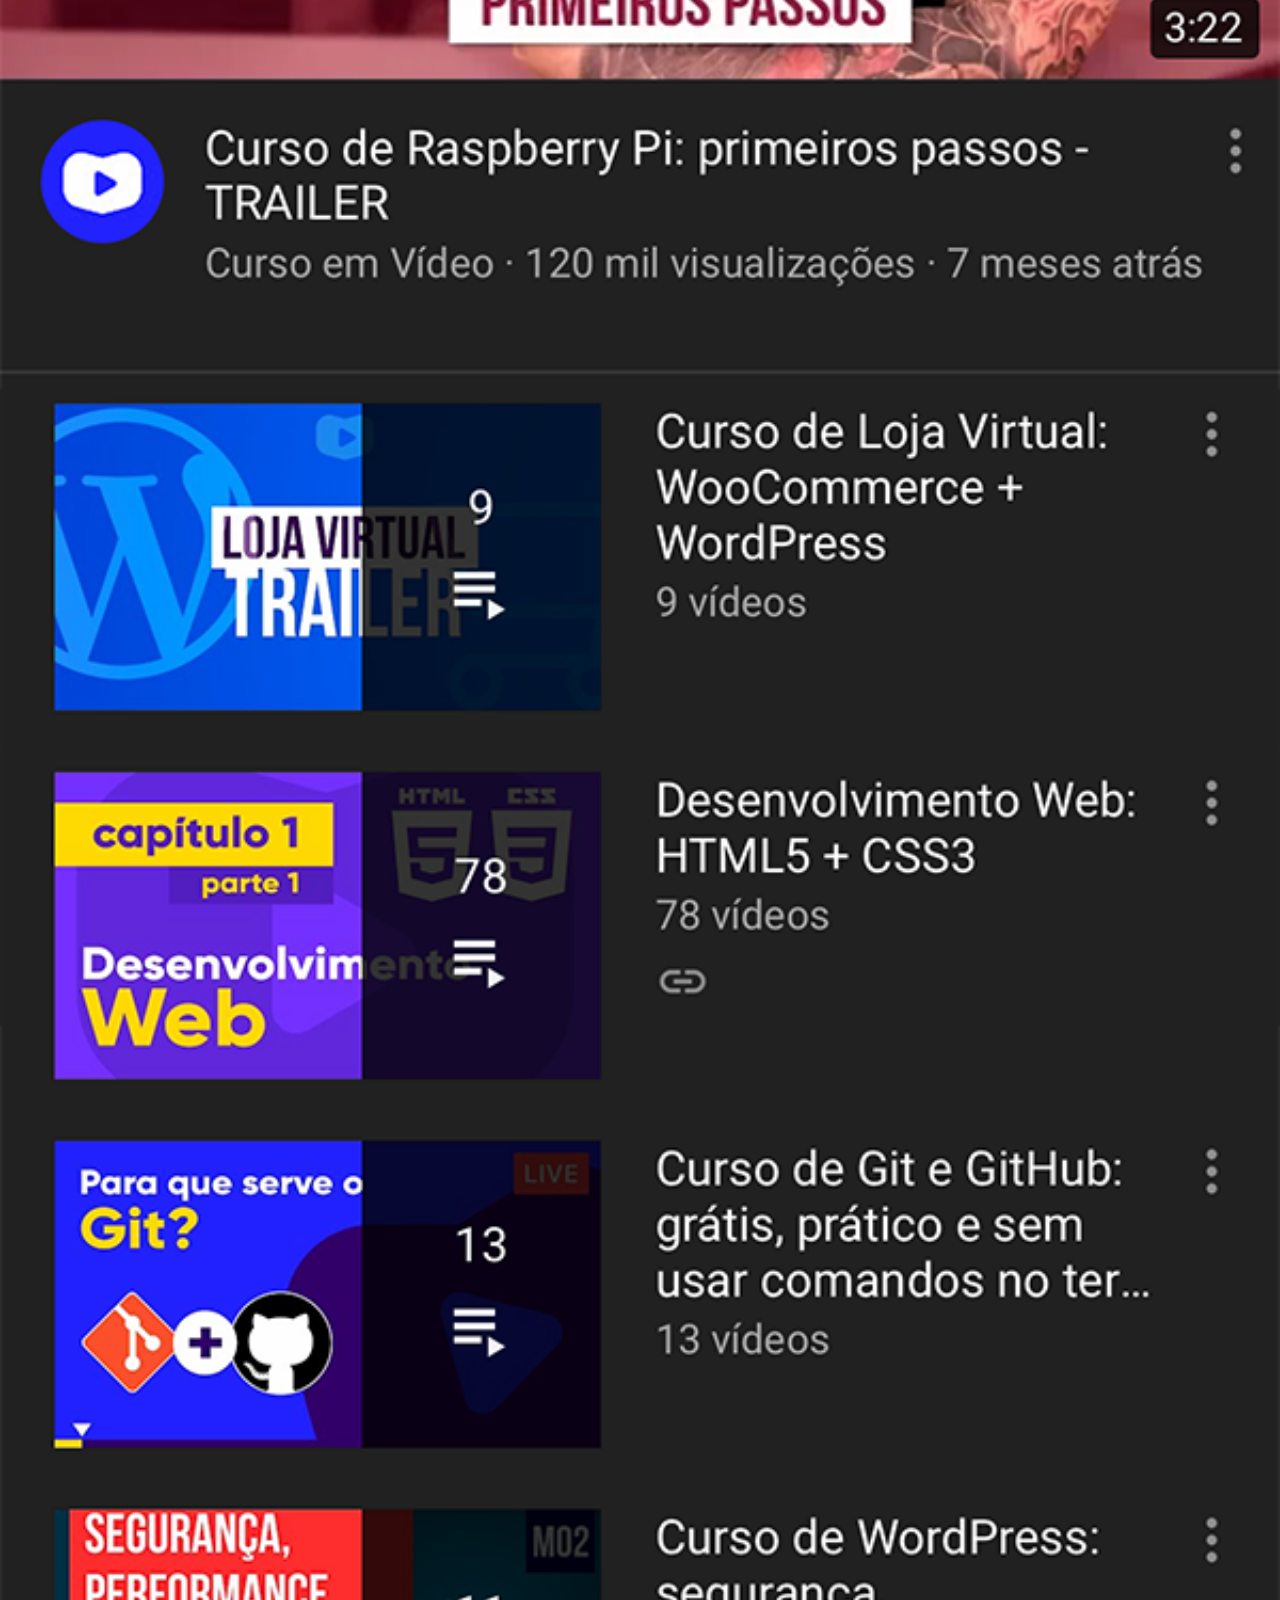
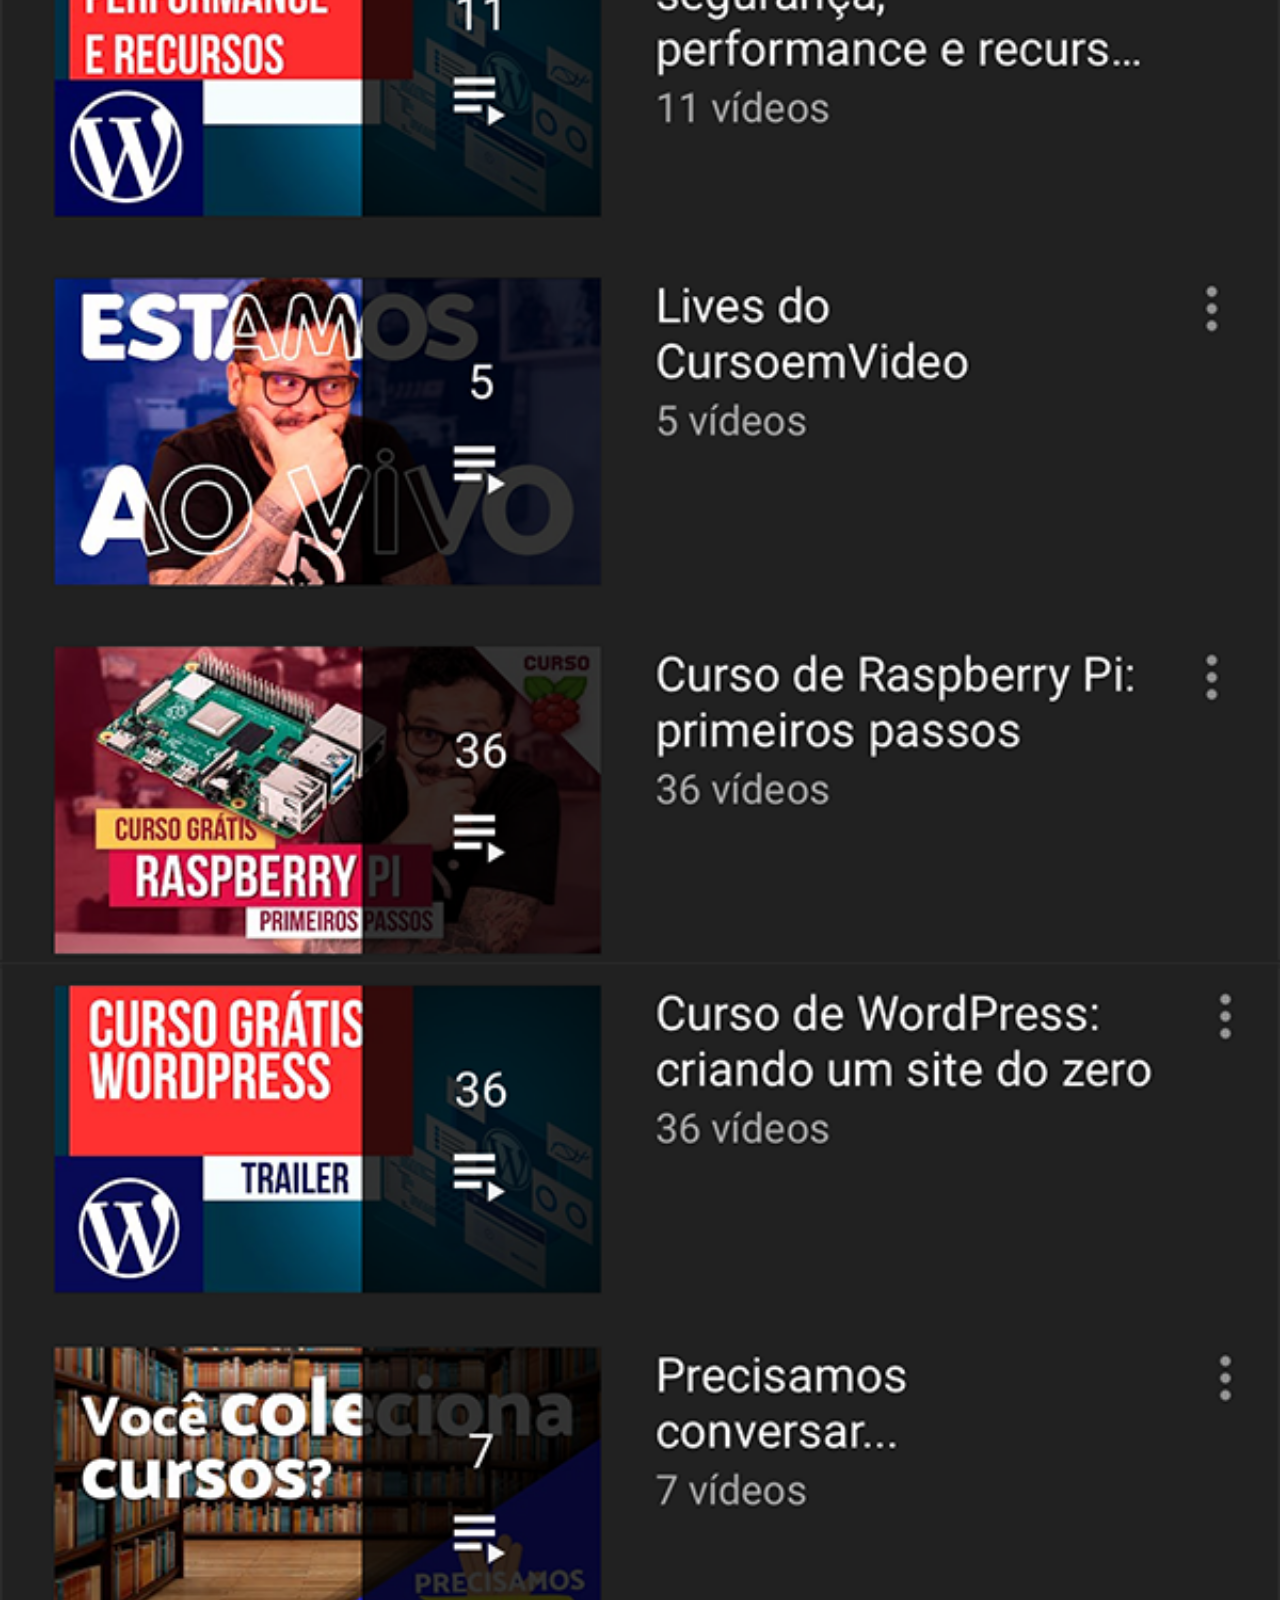
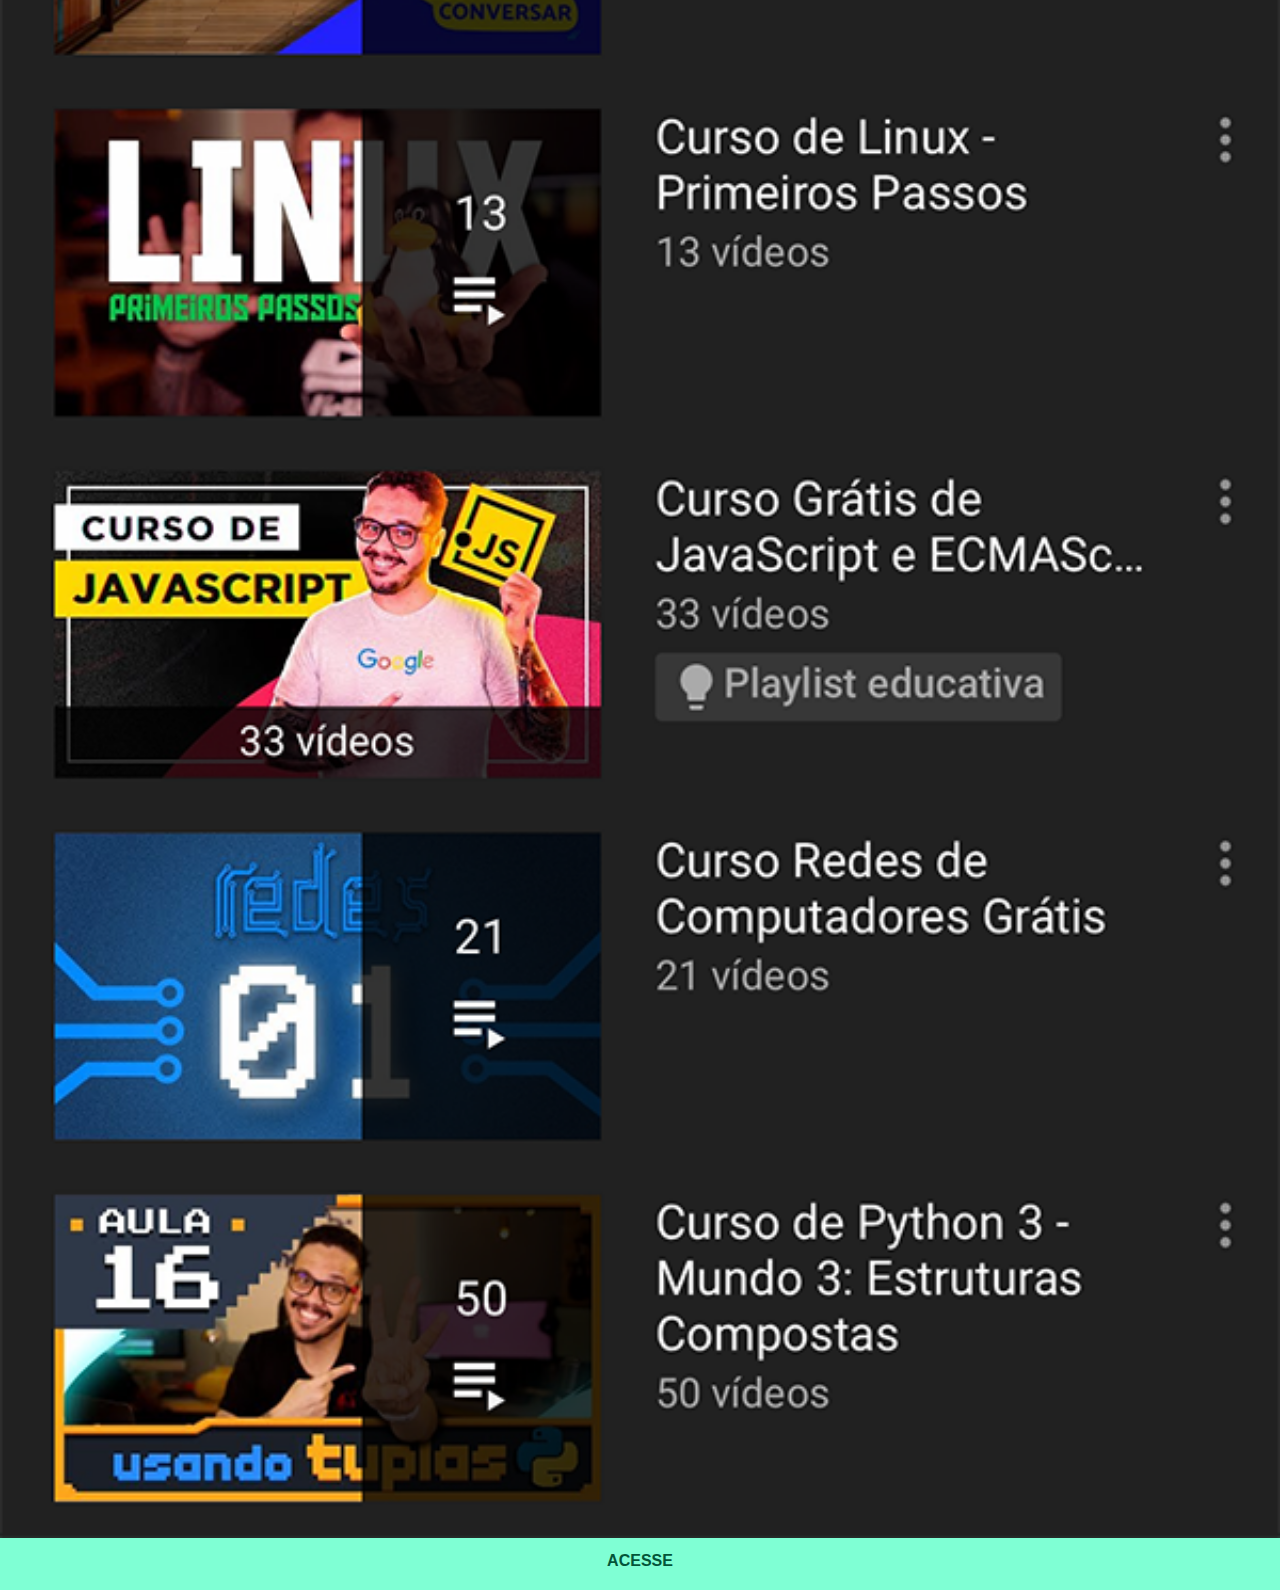
<file: youtube.html>
<!DOCTYPE html>
<html lang="pt-br">
<head>
    <meta charset="UTF-8">
    <meta http-equiv="X-UA-Compatible" content="IE=edge">
    <meta name="viewport" content="width=device-width, initial-scale=1.0">
    <title>YouTube</title>
    <link rel="stylesheet" href="style/paginas-style.css">
</head>
<body>
    <img src="imagens/tela-youtube.png" alt="YOUTUBE">
    <a href="https://www.youtube.com/@CursoemVideo/playlists" target="_blank">ACESSE</a>
</body>
</html>
</file>
<file: style/style.css>
@charset "UTF-8";

* {
    padding: 0px;
    margin: 0px;
}

html, body {
    height: 100vh;
    width: 100vw;
}

body {
    background: url(../minhas-imagens/background.jpg) no-repeat center center;
    background-size: cover;
    background-attachment: fixed;
    background-color: #464646;
}

main {
    position: relative;
    height: 100vh;
}

#phone {
    position: absolute;
    top: 50%;
    left: 50%;
    transform: translate(-50%, -50%);
    height: 627px;
    width: 311px;
    background: url(../imagens/frame-iphone.png);
    background-repeat: no-repeat;
    max-width: 311px;
    max-height: 627px;
}

#tela {
    position: relative;
    top: 80px;
    left: 21px;
    width: 269px;
    height: 472px;
}

#redes {
    display: flex;
    flex-direction: column;
    text-align: right;
}

#redes img {
    width: 50px;
    margin: 8px;
    border-radius: 50%;
    box-shadow: 2px 2px 5px rgba(0, 0, 0, 0.400);
    transition-duration: .5s;
    opacity: 70%;
    box-sizing: border-box;
}

#redes img:hover {
    opacity: 100%;
    transform: scale(1.1) translate(-3px, -3px);
    box-shadow: 5px 5px 10px rgba(0, 0, 0, 0.600);
}

/*For mobile devices*/
@media screen and (max-width: 440px){
        #redes {
        display: block;
        text-align: left;
}
}
</file>
<file: style/paginas-style.css>
@charset "UTF-8";

* {
    margin: 0px;
    padding: 0px;
}

img {
   width: 100vw; 
   
}

a {
    display: block;
    padding:20px;
    margin-top: -10px;
    text-align: center;
    font-weight: bolder;
    font-family: Arial, Helvetica, sans-serif;
    text-decoration: none;
    background-color: aquamarine;
    color: rgb(3, 85, 57);
}

a:hover {
    background-color: darkorange;
}

::-webkit-scrollbar {
    width: 0px;
}
</file>
